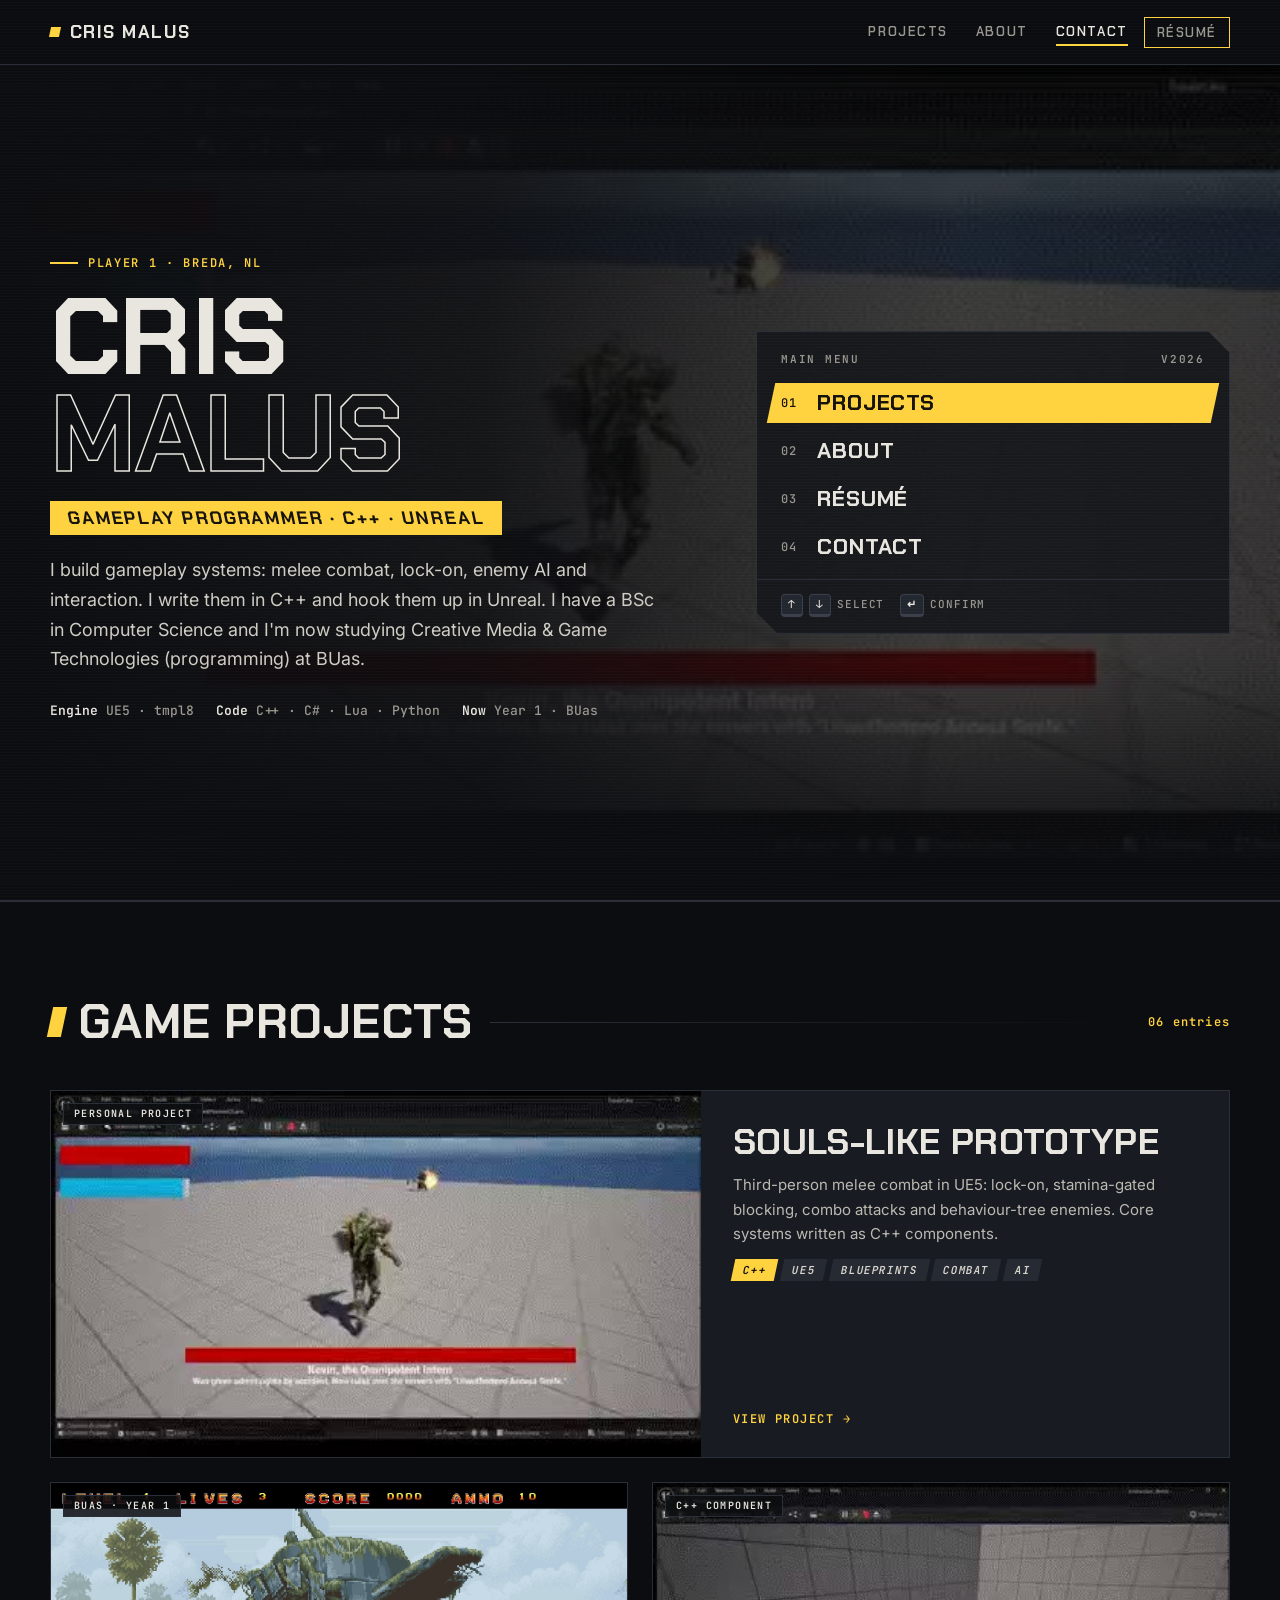
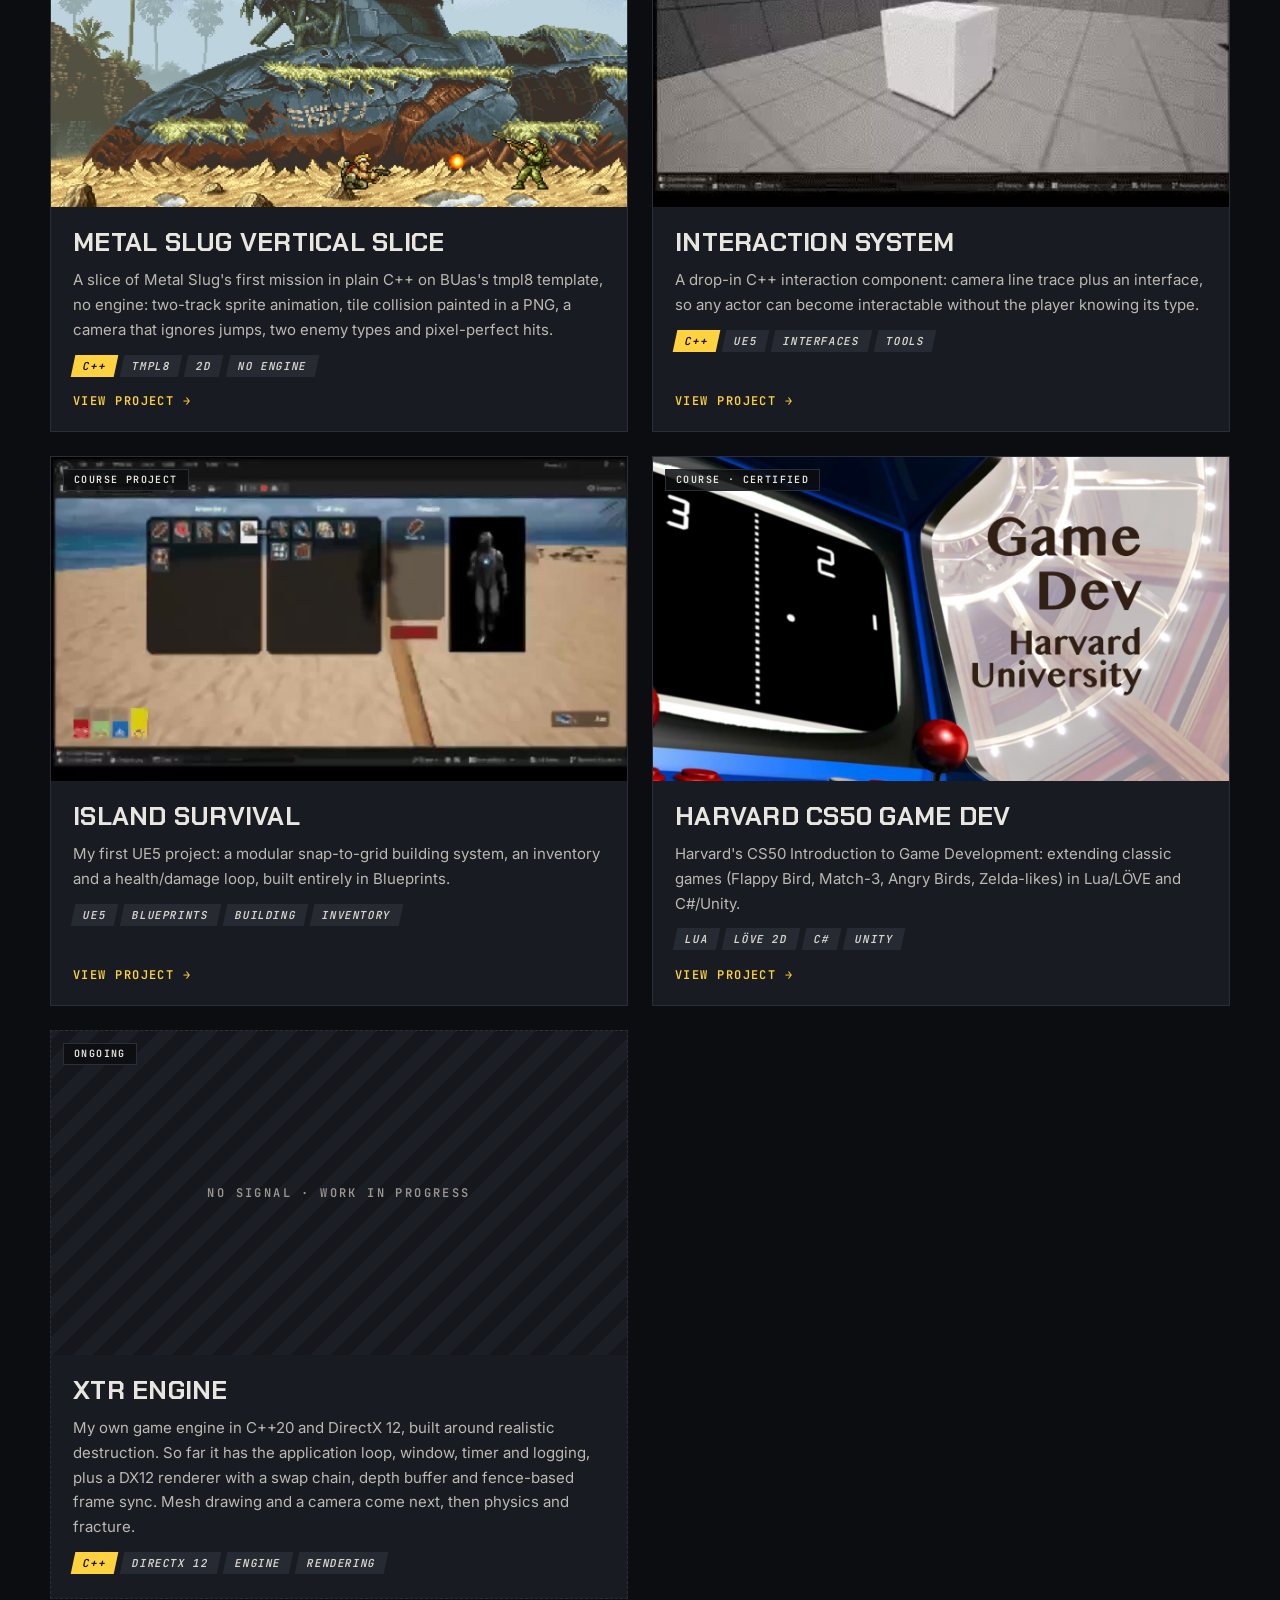
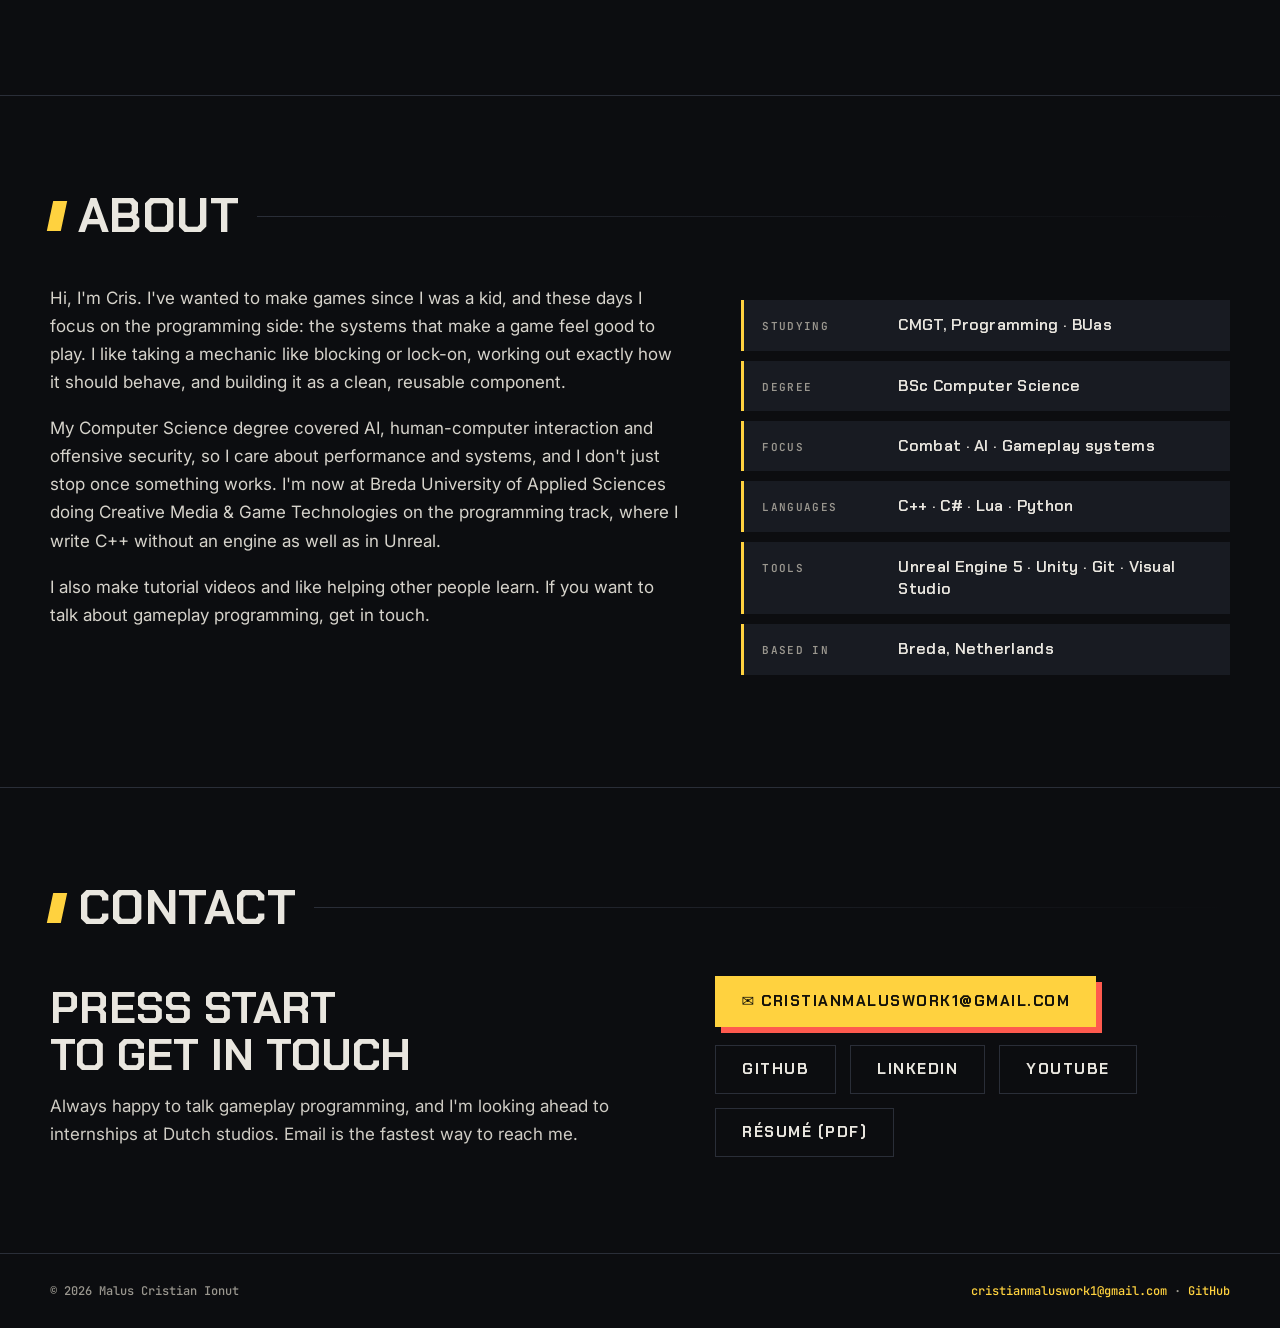
<file: index.html>
<!doctype html>
<html lang="en">
<head>
<meta charset="utf-8">
<meta name="viewport" content="width=device-width, initial-scale=1">
<title>Cris Malus | Gameplay Programmer</title>
<meta name="description" content="Cris Malus: gameplay programmer working in C++ and Unreal Engine. Combat, AI and gameplay systems. Studying Creative Media & Game Technologies at BUas, Breda.">
<meta property="og:title" content="Cris Malus | Gameplay Programmer">
<meta property="og:description" content="Cris Malus: gameplay programmer working in C++ and Unreal Engine. Combat, AI and gameplay systems. Studying Creative Media & Game Technologies at BUas, Breda.">
<meta name="theme-color" content="#0c0d10">
<link rel="preconnect" href="https://fonts.googleapis.com"><link rel="preconnect" href="https://fonts.gstatic.com" crossorigin><link href="https://fonts.googleapis.com/css2?family=Chakra+Petch:wght@500;600;700&family=Inter:wght@400;500;600&family=JetBrains+Mono:wght@400;500;600&display=swap" rel="stylesheet">
<link rel="stylesheet" href="style.css">
</head>
<body class="home">

<header class="nav">
  <div class="wrap">
    <a class="brand" href="index.html"><span class="pip"></span>Cris Malus</a>
    <button class="menu-btn" aria-expanded="false" aria-controls="navlist">Menu</button>
    <ul id="navlist">
      <li><a class="link" href="#projects">Projects</a></li>
      <li><a class="link" href="#about">About</a></li>
      <li><a class="link" href="#contact">Contact</a></li>
      <li><a class="link cv" href="files/Cristian-Malus-CV.pdf" target="_blank" rel="noopener">Résumé</a></li>
    </ul>
  </div>
</header>
<main>
<section class="hero" aria-label="Intro">
  <div class="hero-bg"><video autoplay muted loop playsinline poster="media/souls-combat.jpg"><source src="media/souls-combat.mp4" type="video/mp4"></video></div>
  <div class="wrap">
    <div>
      <span class="eyebrow">Player 1 · Breda, NL</span>
      <h1>Cris<br><span class="out">Malus</span></h1>
      <div class="role"><span>Gameplay Programmer · C++ · Unreal</span></div>
      <p class="lead">I build gameplay systems: melee combat, lock-on, enemy AI and interaction. I write them in C++ and hook them up in Unreal. I have a BSc in Computer Science and I'm now studying Creative Media &amp; Game Technologies (programming) at BUas.</p>
      <div class="meta"><span><b>Engine</b> UE5 · tmpl8</span><span><b>Code</b> C++ · C# · Lua · Python</span><span><b>Now</b> Year 1 · BUas</span></div>
    </div>
    <nav class="menu-panel" aria-label="Main menu">
      <div class="head"><span>Main menu</span><span>v2026</span></div>
      <ol>
        <li><a href="#projects">Projects</a></li>
        <li><a href="#about">About</a></li>
        <li><a href="files/Cristian-Malus-CV.pdf" target="_blank" rel="noopener">Résumé</a></li>
        <li><a href="#contact">Contact</a></li>
      </ol>
      <div class="keys"><span><kbd>↑</kbd><kbd>↓</kbd>Select</span><span><kbd>↵</kbd>Confirm</span></div>
    </nav>
  </div>
</section>

<section id="projects">
  <div class="wrap">
    <div class="sec-head"><h2>Game Projects</h2><span class="rule"></span><span class="tag">06 entries</span></div>
    <div class="grid">
<a class="card feature reveal" href="projects/souls-like.html">
  <div class="media"><span class="badge">Personal project</span><video data-auto muted loop playsinline preload="none" poster="media/souls-combat.jpg" aria-label="Souls-like Prototype gameplay"><source src="media/souls-combat.mp4" type="video/mp4"></video></div>
  <div class="body"><h3>Souls-like Prototype</h3><p>Third-person melee combat in UE5: lock-on, stamina-gated blocking, combo attacks and behaviour-tree enemies. Core systems written as C++ components.</p><ul class="tags"><li class="cpp">C++</li><li class="">UE5</li><li class="">Blueprints</li><li class="">Combat</li><li class="">AI</li></ul><span class="go">View project →</span></div>
</a><a class="card reveal" href="projects/metal-slug.html">
  <div class="media"><span class="badge">BUas · Year 1</span><video data-auto muted loop playsinline preload="none" poster="media/ms-cover.jpg" aria-label="Metal Slug Vertical Slice gameplay"><source src="media/ms-loop.mp4" type="video/mp4"></video></div>
  <div class="body"><h3>Metal Slug Vertical Slice</h3><p>A slice of Metal Slug's first mission in plain C++ on BUas's tmpl8 template, no engine: two-track sprite animation, tile collision painted in a PNG, a camera that ignores jumps, two enemy types and pixel-perfect hits.</p><ul class="tags"><li class="cpp">C++</li><li class="">tmpl8</li><li class="">2D</li><li class="">No engine</li></ul><span class="go">View project →</span></div>
</a><a class="card reveal" href="projects/interaction-system.html">
  <div class="media"><span class="badge">C++ component</span><video data-auto muted loop playsinline preload="none" poster="media/interact.jpg" aria-label="Interaction System gameplay"><source src="media/interact.mp4" type="video/mp4"></video></div>
  <div class="body"><h3>Interaction System</h3><p>A drop-in C++ interaction component: camera line trace plus an interface, so any actor can become interactable without the player knowing its type.</p><ul class="tags"><li class="cpp">C++</li><li class="">UE5</li><li class="">Interfaces</li><li class="">Tools</li></ul><span class="go">View project →</span></div>
</a><a class="card reveal" href="projects/island-survival.html">
  <div class="media"><span class="badge">Course project</span><video data-auto muted loop playsinline preload="none" poster="media/island-building.jpg" aria-label="Island Survival gameplay"><source src="media/island-building.mp4" type="video/mp4"></video></div>
  <div class="body"><h3>Island Survival</h3><p>My first UE5 project: a modular snap-to-grid building system, an inventory and a health/damage loop, built entirely in Blueprints.</p><ul class="tags"><li class="">UE5</li><li class="">Blueprints</li><li class="">Building</li><li class="">Inventory</li></ul><span class="go">View project →</span></div>
</a><a class="card reveal" href="projects/cs50g.html">
  <div class="media"><span class="badge">Course · certified</span><img src="media/cs50game.jpg" alt="Harvard CS50 Game Dev" loading="lazy"></div>
  <div class="body"><h3>Harvard CS50 Game Dev</h3><p>Harvard's CS50 Introduction to Game Development: extending classic games (Flappy Bird, Match-3, Angry Birds, Zelda-likes) in Lua/LÖVE and C#/Unity.</p><ul class="tags"><li class="">Lua</li><li class="">LÖVE 2D</li><li class="">C#</li><li class="">Unity</li></ul><span class="go">View project →</span></div>
</a><div class="card wip reveal">
  <div class="media"><span class="badge">Ongoing</span><div class="nosignal">No signal · work in progress</div></div>
  <div class="body"><h3>XTR Engine</h3><p>My own game engine in C++20 and DirectX 12, built around realistic destruction. So far it has the application loop, window, timer and logging, plus a DX12 renderer with a swap chain, depth buffer and fence-based frame sync. Mesh drawing and a camera come next, then physics and fracture.</p><ul class="tags"><li class="cpp">C++</li><li>DirectX 12</li><li>Engine</li><li>Rendering</li></ul></div>
</div>
    </div>
  </div>
</section>

<section id="about">
  <div class="wrap">
    <div class="sec-head"><h2>About</h2><span class="rule"></span></div>
    <div class="about">
      <div class="reveal">
        <p>Hi, I'm Cris. I've wanted to make games since I was a kid, and these days I focus on the programming side: the systems that make a game feel good to play. I like taking a mechanic like blocking or lock-on, working out exactly how it should behave, and building it as a clean, reusable component.</p>
        <p>My Computer Science degree covered AI, human-computer interaction and offensive security, so I care about performance and systems, and I don't just stop once something works. I'm now at Breda University of Applied Sciences doing Creative Media &amp; Game Technologies on the programming track, where I write C++ without an engine as well as in Unreal.</p>
        <p>I also make tutorial videos and like helping other people learn. If you want to talk about gameplay programming, get in touch.</p>
      </div>
      <dl class="stats reveal">
        <div class="stat"><dt>Studying</dt><dd>CMGT, Programming · BUas</dd></div>
        <div class="stat"><dt>Degree</dt><dd>BSc Computer Science</dd></div>
        <div class="stat"><dt>Focus</dt><dd>Combat · AI · Gameplay systems</dd></div>
        <div class="stat"><dt>Languages</dt><dd>C++ · C# · Lua · Python</dd></div>
        <div class="stat"><dt>Tools</dt><dd>Unreal Engine 5 · Unity · Git · Visual Studio</dd></div>
        <div class="stat"><dt>Based in</dt><dd>Breda, Netherlands</dd></div>
      </dl>
    </div>
  </div>
</section>

<section id="contact">
  <div class="wrap">
    <div class="sec-head"><h2>Contact</h2><span class="rule"></span></div>
    <div class="contact reveal">
      <div>
        <h3>Press start<br>to get in touch</h3>
        <p>Always happy to talk gameplay programming, and I'm looking ahead to internships at Dutch studios. Email is the fastest way to reach me.</p>
      </div>
      <div>
        <a class="btn mail" href="mailto:cristianmaluswork1@gmail.com">✉ cristianmaluswork1@gmail.com</a>
        <div class="links">
          <a class="btn ghost" href="https://github.com/xtr3mem8" target="_blank" rel="noopener">GitHub</a>
          <a class="btn ghost" href="https://www.linkedin.com/in/malus-cristian" target="_blank" rel="noopener">LinkedIn</a>
          <a class="btn ghost" href="https://www.youtube.com/watch?v=rbKVEbena0s&list=PLCuQlNwaqH6VEkjm8QHpthL2kWzacf-Vn" target="_blank" rel="noopener">YouTube</a>
          <a class="btn ghost" href="files/Cristian-Malus-CV.pdf" target="_blank" rel="noopener">Résumé (PDF)</a>
        </div>
      </div>
    </div>
  </div>
</section>
</main>

<footer>
  <div class="wrap">
    <span>© 2026 Malus Cristian Ionut</span>
    <span><a href="mailto:cristianmaluswork1@gmail.com">cristianmaluswork1@gmail.com</a> · <a href="https://github.com/xtr3mem8" target="_blank" rel="noopener">GitHub</a></span>
  </div>
</footer>
<script src="main.js"></script>
</body>
</html>
</file>
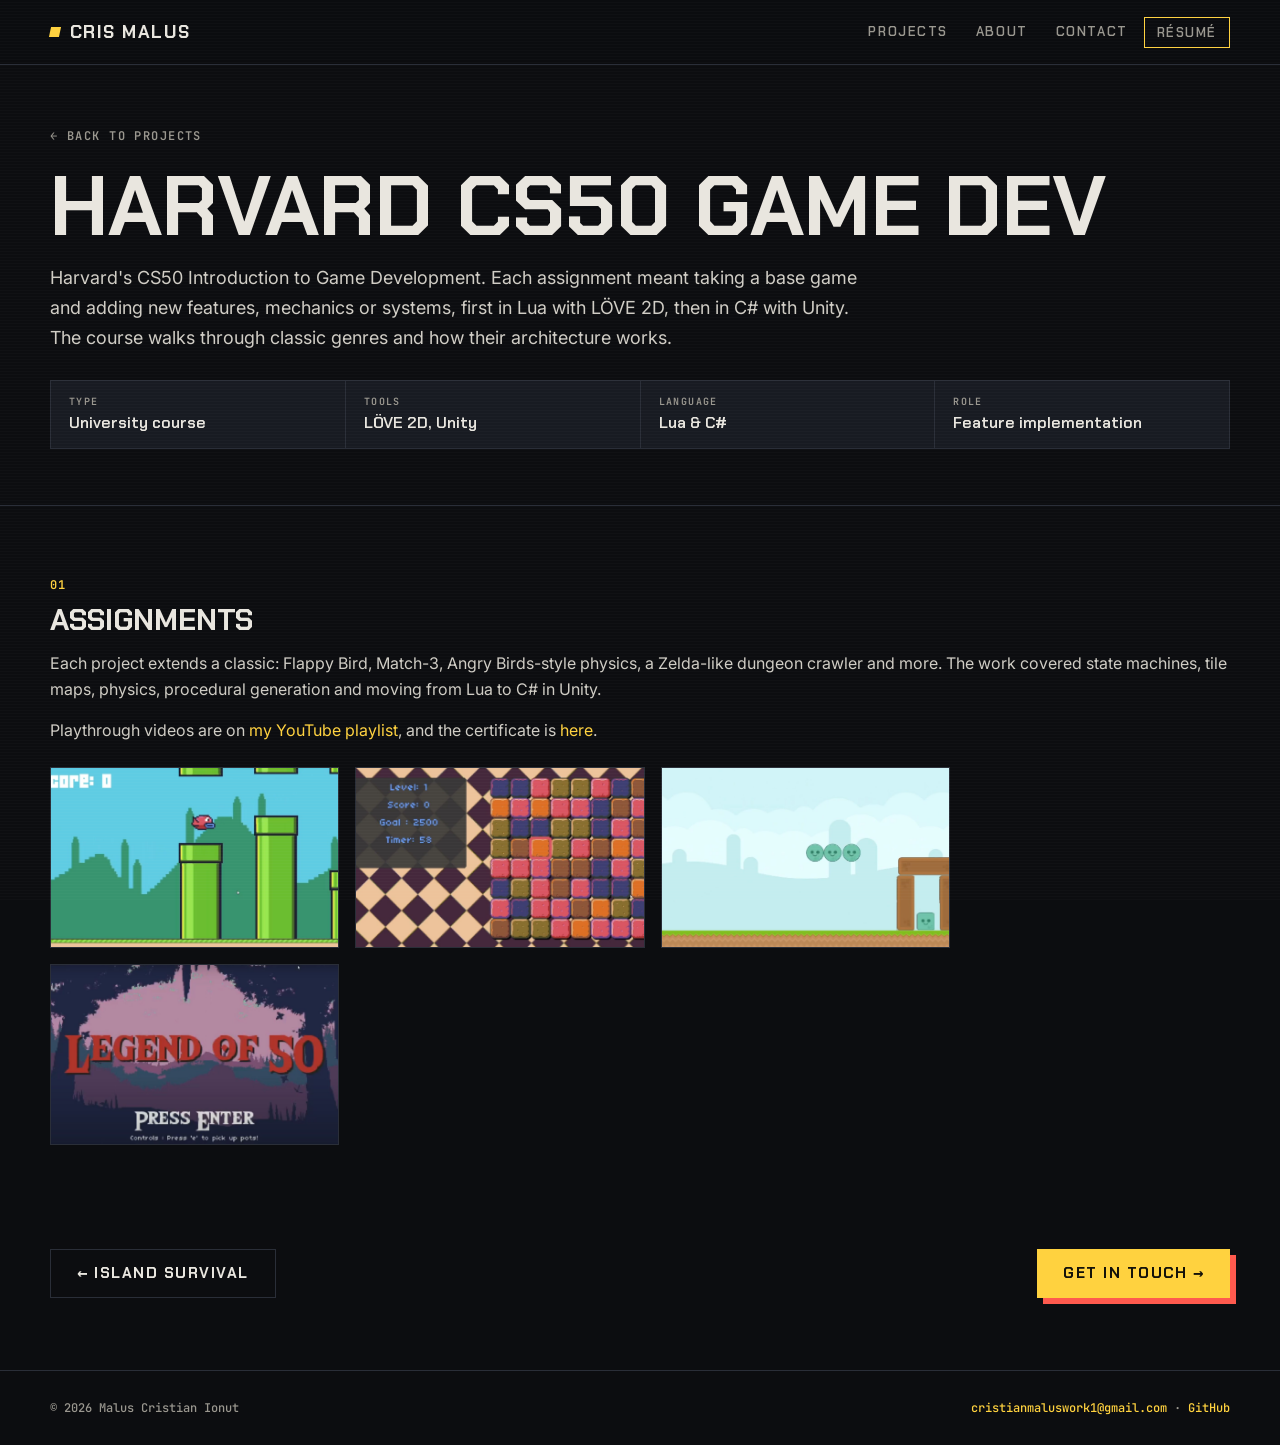
<file: projects/cs50g.html>
<!doctype html>
<html lang="en">
<head>
<meta charset="utf-8">
<meta name="viewport" content="width=device-width, initial-scale=1">
<title>Harvard CS50 Game Dev | Cris Malus</title>
<meta name="description" content="Harvard's CS50 Introduction to Game Development: extending classic games (Flappy Bird, Match-3, Angry Birds, Zelda-likes) in Lua/LÖVE and C#/Unity.">
<meta property="og:title" content="Harvard CS50 Game Dev | Cris Malus">
<meta property="og:description" content="Harvard's CS50 Introduction to Game Development: extending classic games (Flappy Bird, Match-3, Angry Birds, Zelda-likes) in Lua/LÖVE and C#/Unity.">
<meta name="theme-color" content="#0c0d10">
<link rel="preconnect" href="https://fonts.googleapis.com"><link rel="preconnect" href="https://fonts.gstatic.com" crossorigin><link href="https://fonts.googleapis.com/css2?family=Chakra+Petch:wght@500;600;700&family=Inter:wght@400;500;600&family=JetBrains+Mono:wght@400;500;600&display=swap" rel="stylesheet">
<link rel="stylesheet" href="../style.css">
</head>
<body>

<header class="nav">
  <div class="wrap">
    <a class="brand" href="../index.html"><span class="pip"></span>Cris Malus</a>
    <button class="menu-btn" aria-expanded="false" aria-controls="navlist">Menu</button>
    <ul id="navlist">
      <li><a class="link" href="../index.html#projects">Projects</a></li>
      <li><a class="link" href="../index.html#about">About</a></li>
      <li><a class="link" href="../index.html#contact">Contact</a></li>
      <li><a class="link cv" href="../files/Cristian-Malus-CV.pdf" target="_blank" rel="noopener">Résumé</a></li>
    </ul>
  </div>
</header>
<main>

<div class="p-hero">
  <div class="wrap">
    <a class="back" href="../index.html#projects">← Back to projects</a>
    <h1>Harvard CS50 Game Dev</h1>
    <p class="lead">Harvard's CS50 Introduction to Game Development. Each assignment meant taking a base game and adding new features, mechanics or systems, first in Lua with LÖVE 2D, then in C# with Unity. The course walks through classic genres and how their architecture works.</p>
    <dl class="specs"><div><dt>Type</dt><dd>University course</dd></div><div><dt>Tools</dt><dd>LÖVE 2D, Unity</dd></div><div><dt>Language</dt><dd>Lua & C#</dd></div><div><dt>Role</dt><dd>Feature implementation</dd></div></dl>
    
  </div>
</div>
<div class="wrap">
<section class="feature-block reveal"><div><span class="idx">01</span><h2>Assignments</h2><p>Each project extends a classic: Flappy Bird, Match-3, Angry Birds-style physics, a Zelda-like dungeon crawler and more. The work covered state machines, tile maps, physics, procedural generation and moving from Lua to C# in Unity.</p><p>Playthrough videos are on <a href="https://www.youtube.com/watch?v=rbKVEbena0s&list=PLCuQlNwaqH6VEkjm8QHpthL2kWzacf-Vn" target="_blank" rel="noopener">my YouTube playlist</a>, and the certificate is <a href="../files/CS50G.pdf" target="_blank" rel="noopener">here</a>.</p></div><div class="shots"><a href="../media/flappybirds.jpg"><img src="../media/flappybirds.jpg" alt="Flappy Bird" loading="lazy"></a><a href="../media/match3.jpg"><img src="../media/match3.jpg" alt="Match-3" loading="lazy"></a><a href="../media/angrybirds.jpg"><img src="../media/angrybirds.jpg" alt="Angry Birds" loading="lazy"></a><a href="../media/legends50.jpg"><img src="../media/legends50.jpg" alt="Legend of Zelda-style" loading="lazy"></a></div></section>
<div class="next"><a class="btn ghost" href="island-survival.html">← Island Survival</a><a class="btn" href="../index.html#contact">Get in touch →</a></div></div></main>

<footer>
  <div class="wrap">
    <span>© 2026 Malus Cristian Ionut</span>
    <span><a href="mailto:cristianmaluswork1@gmail.com">cristianmaluswork1@gmail.com</a> · <a href="https://github.com/xtr3mem8" target="_blank" rel="noopener">GitHub</a></span>
  </div>
</footer>
<script src="../main.js"></script>
</body>
</html>
</file>
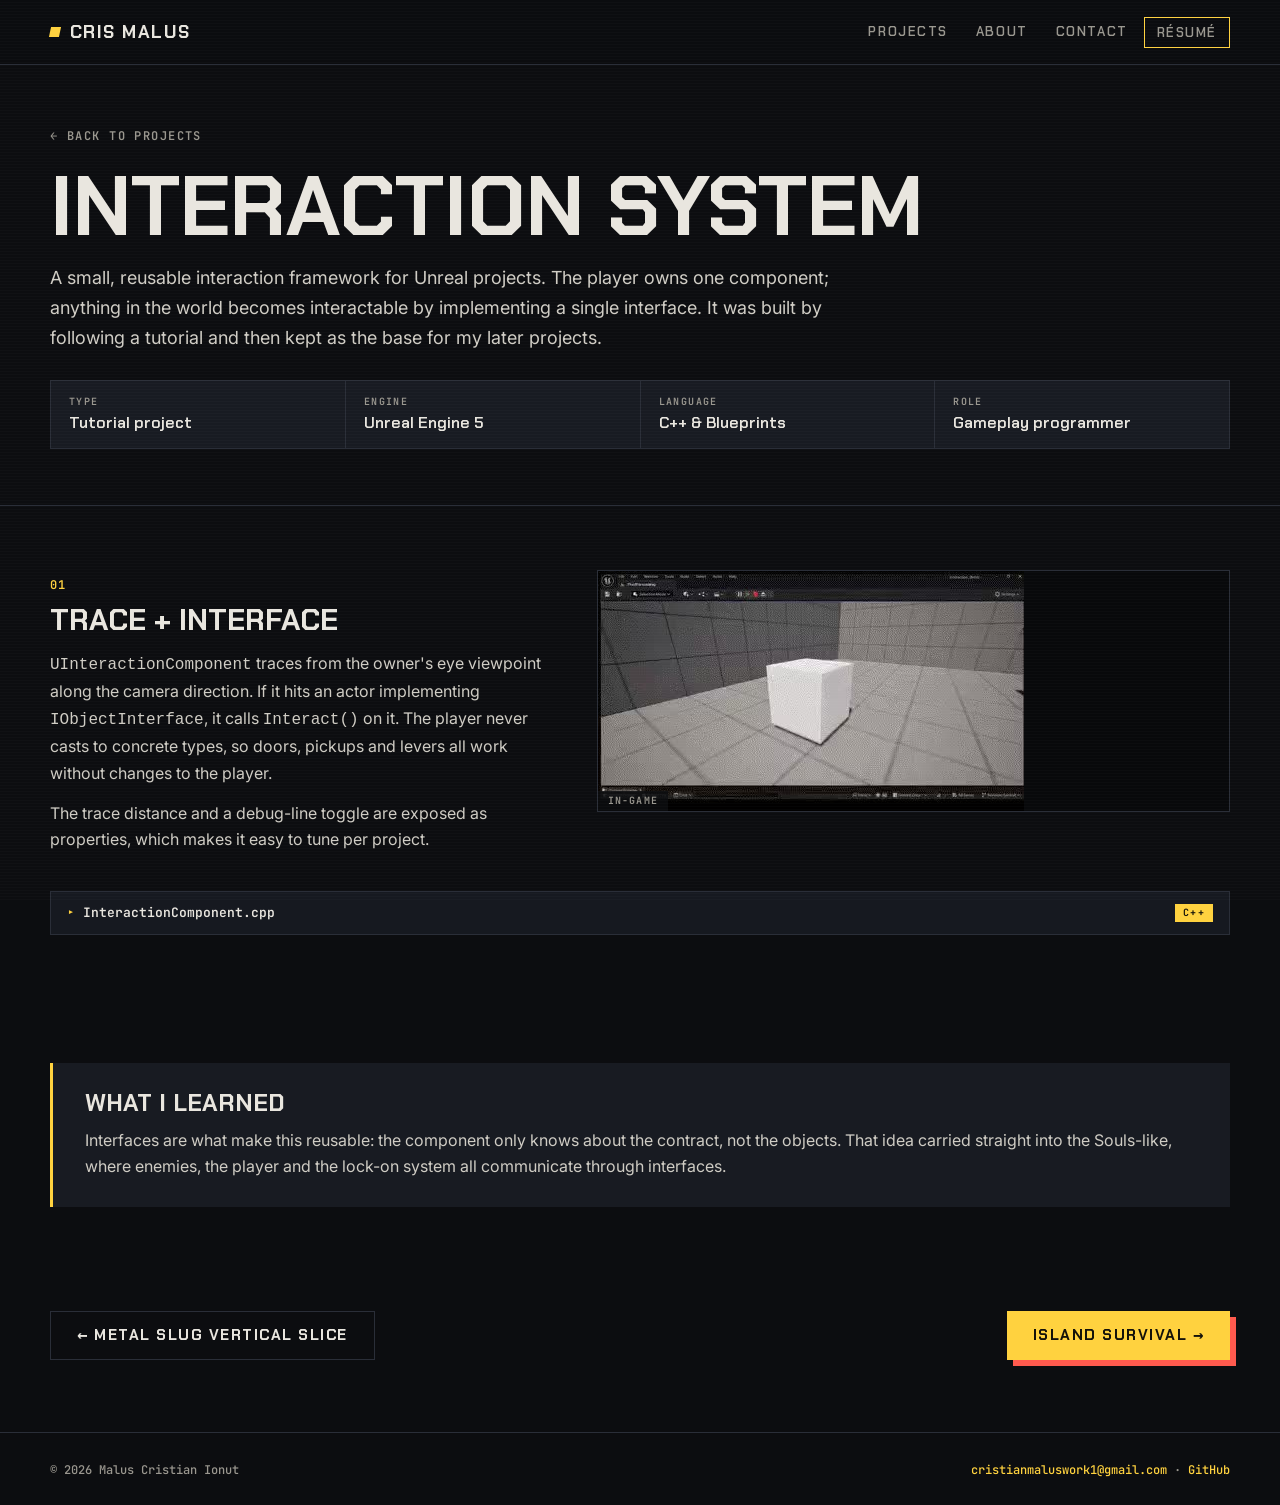
<file: projects/interaction-system.html>
<!doctype html>
<html lang="en">
<head>
<meta charset="utf-8">
<meta name="viewport" content="width=device-width, initial-scale=1">
<title>Interaction System | Cris Malus</title>
<meta name="description" content="A drop-in C++ interaction component: camera line trace plus an interface, so any actor can become interactable without the player knowing its type.">
<meta property="og:title" content="Interaction System | Cris Malus">
<meta property="og:description" content="A drop-in C++ interaction component: camera line trace plus an interface, so any actor can become interactable without the player knowing its type.">
<meta name="theme-color" content="#0c0d10">
<link rel="preconnect" href="https://fonts.googleapis.com"><link rel="preconnect" href="https://fonts.gstatic.com" crossorigin><link href="https://fonts.googleapis.com/css2?family=Chakra+Petch:wght@500;600;700&family=Inter:wght@400;500;600&family=JetBrains+Mono:wght@400;500;600&display=swap" rel="stylesheet">
<link rel="stylesheet" href="../style.css">
</head>
<body>

<header class="nav">
  <div class="wrap">
    <a class="brand" href="../index.html"><span class="pip"></span>Cris Malus</a>
    <button class="menu-btn" aria-expanded="false" aria-controls="navlist">Menu</button>
    <ul id="navlist">
      <li><a class="link" href="../index.html#projects">Projects</a></li>
      <li><a class="link" href="../index.html#about">About</a></li>
      <li><a class="link" href="../index.html#contact">Contact</a></li>
      <li><a class="link cv" href="../files/Cristian-Malus-CV.pdf" target="_blank" rel="noopener">Résumé</a></li>
    </ul>
  </div>
</header>
<main>

<div class="p-hero">
  <div class="wrap">
    <a class="back" href="../index.html#projects">← Back to projects</a>
    <h1>Interaction System</h1>
    <p class="lead">A small, reusable interaction framework for Unreal projects. The player owns one component; anything in the world becomes interactable by implementing a single interface. It was built by following a tutorial and then kept as the base for my later projects.</p>
    <dl class="specs"><div><dt>Type</dt><dd>Tutorial project</dd></div><div><dt>Engine</dt><dd>Unreal Engine 5</dd></div><div><dt>Language</dt><dd>C++ & Blueprints</dd></div><div><dt>Role</dt><dd>Gameplay programmer</dd></div></dl>
    
  </div>
</div>
<div class="wrap">
<section class="feature-block reveal"><div class="top"><div><span class="idx">01</span><h2>Trace + interface</h2><p><code>UInteractionComponent</code> traces from the owner's eye viewpoint along the camera direction. If it hits an actor implementing <code>IObjectInterface</code>, it calls <code>Interact()</code> on it. The player never casts to concrete types, so doors, pickups and levers all work without changes to the player.</p><p>The trace distance and a debug-line toggle are exposed as properties, which makes it easy to tune per project.</p></div><div class="frame"><video data-auto muted loop playsinline preload="none" poster="../media/interact.jpg" aria-label="Trace + interface in action"><source src="../media/interact.mp4" type="video/mp4"></video><span class="cap">In-game</span></div></div><details class="code"><summary><span class="file">InteractionComponent.cpp</span><span class="lang">C++</span></summary><pre><code class="cpp">#include &quot;Components/InteractionComponent.h&quot;
#include &quot;Interfaces/ObjectInterface.h&quot;
#include &quot;GameFramework/Actor.h&quot;
#include &quot;Engine/World.h&quot;
#include &quot;DrawDebugHelpers.h&quot;

UInteractionComponent::UInteractionComponent()
{
    PrimaryComponentTick.bCanEverTick = true;
}

void UInteractionComponent::BeginPlay()
{
    Super::BeginPlay();
}

void UInteractionComponent::TickComponent(float DeltaTime, ELevelTick TickType, FActorComponentTickFunction* ThisTickFunction)
{
    Super::TickComponent(DeltaTime, TickType, ThisTickFunction);
}

void UInteractionComponent::Interact()
{
    AActor* InteractableActor = GetInteractableActor();
    if (InteractableActor &amp;&amp; InteractableActor-&gt;Implements&lt;UObjectInterface&gt;())
    {
        IObjectInterface* Interface = Cast&lt;IObjectInterface&gt;(InteractableActor);
        if (Interface)
        {
            Interface-&gt;Interact();
        }
    }
}

AActor* UInteractionComponent::GetInteractableActor() const
{
    AActor* Owner = GetOwner();
    if (!Owner) return nullptr;

    FVector Start;
    FRotator CameraRotation;
    GetOwner()-&gt;GetActorEyesViewPoint(Start, CameraRotation);
    FVector End = Start + (CameraRotation.Vector() * InteractionDistance);

    FHitResult HitResult;
    FCollisionQueryParams Params;
    Params.AddIgnoredActor(GetOwner());

    if (DrawLine)
    {
        DrawDebugLine(GetWorld(), Start, End, FColor::Red, false, 2000.0f);
    }

    if (GetWorld()-&gt;LineTraceSingleByChannel(HitResult, Start, End, ECC_Visibility, Params))
    {
        if (HitResult.GetActor() &amp;&amp; HitResult.GetActor()-&gt;Implements&lt;UObjectInterface&gt;())
        {
            return HitResult.GetActor();
        }
    }

    return nullptr;
}</code></pre></details></section>
<div class="lessons reveal"><h2>What I learned</h2><p>Interfaces are what make this reusable: the component only knows about the contract, not the objects. That idea carried straight into the Souls-like, where enemies, the player and the lock-on system all communicate through interfaces.</p></div>
<div class="next"><a class="btn ghost" href="metal-slug.html">← Metal Slug Vertical Slice</a><a class="btn" href="island-survival.html">Island Survival →</a></div></div></main>

<footer>
  <div class="wrap">
    <span>© 2026 Malus Cristian Ionut</span>
    <span><a href="mailto:cristianmaluswork1@gmail.com">cristianmaluswork1@gmail.com</a> · <a href="https://github.com/xtr3mem8" target="_blank" rel="noopener">GitHub</a></span>
  </div>
</footer>
<script src="../main.js"></script>
</body>
</html>
</file>
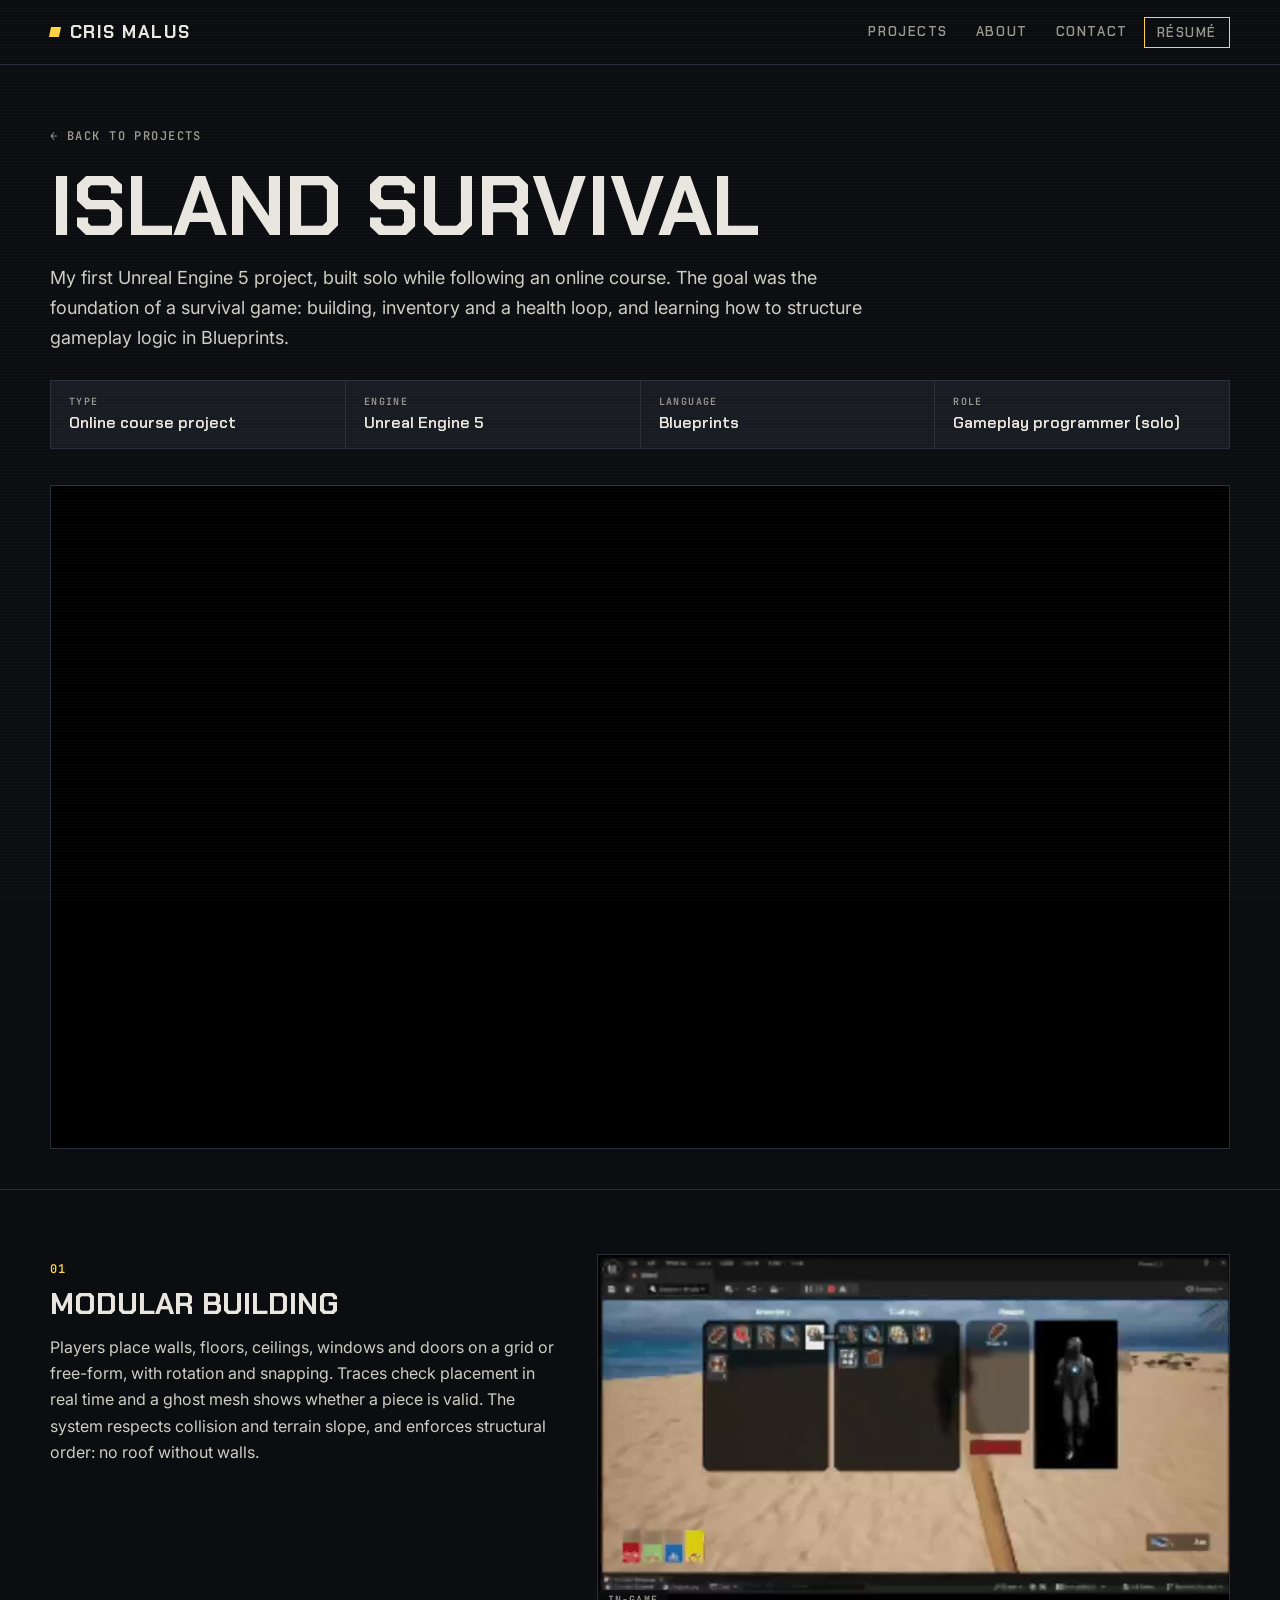
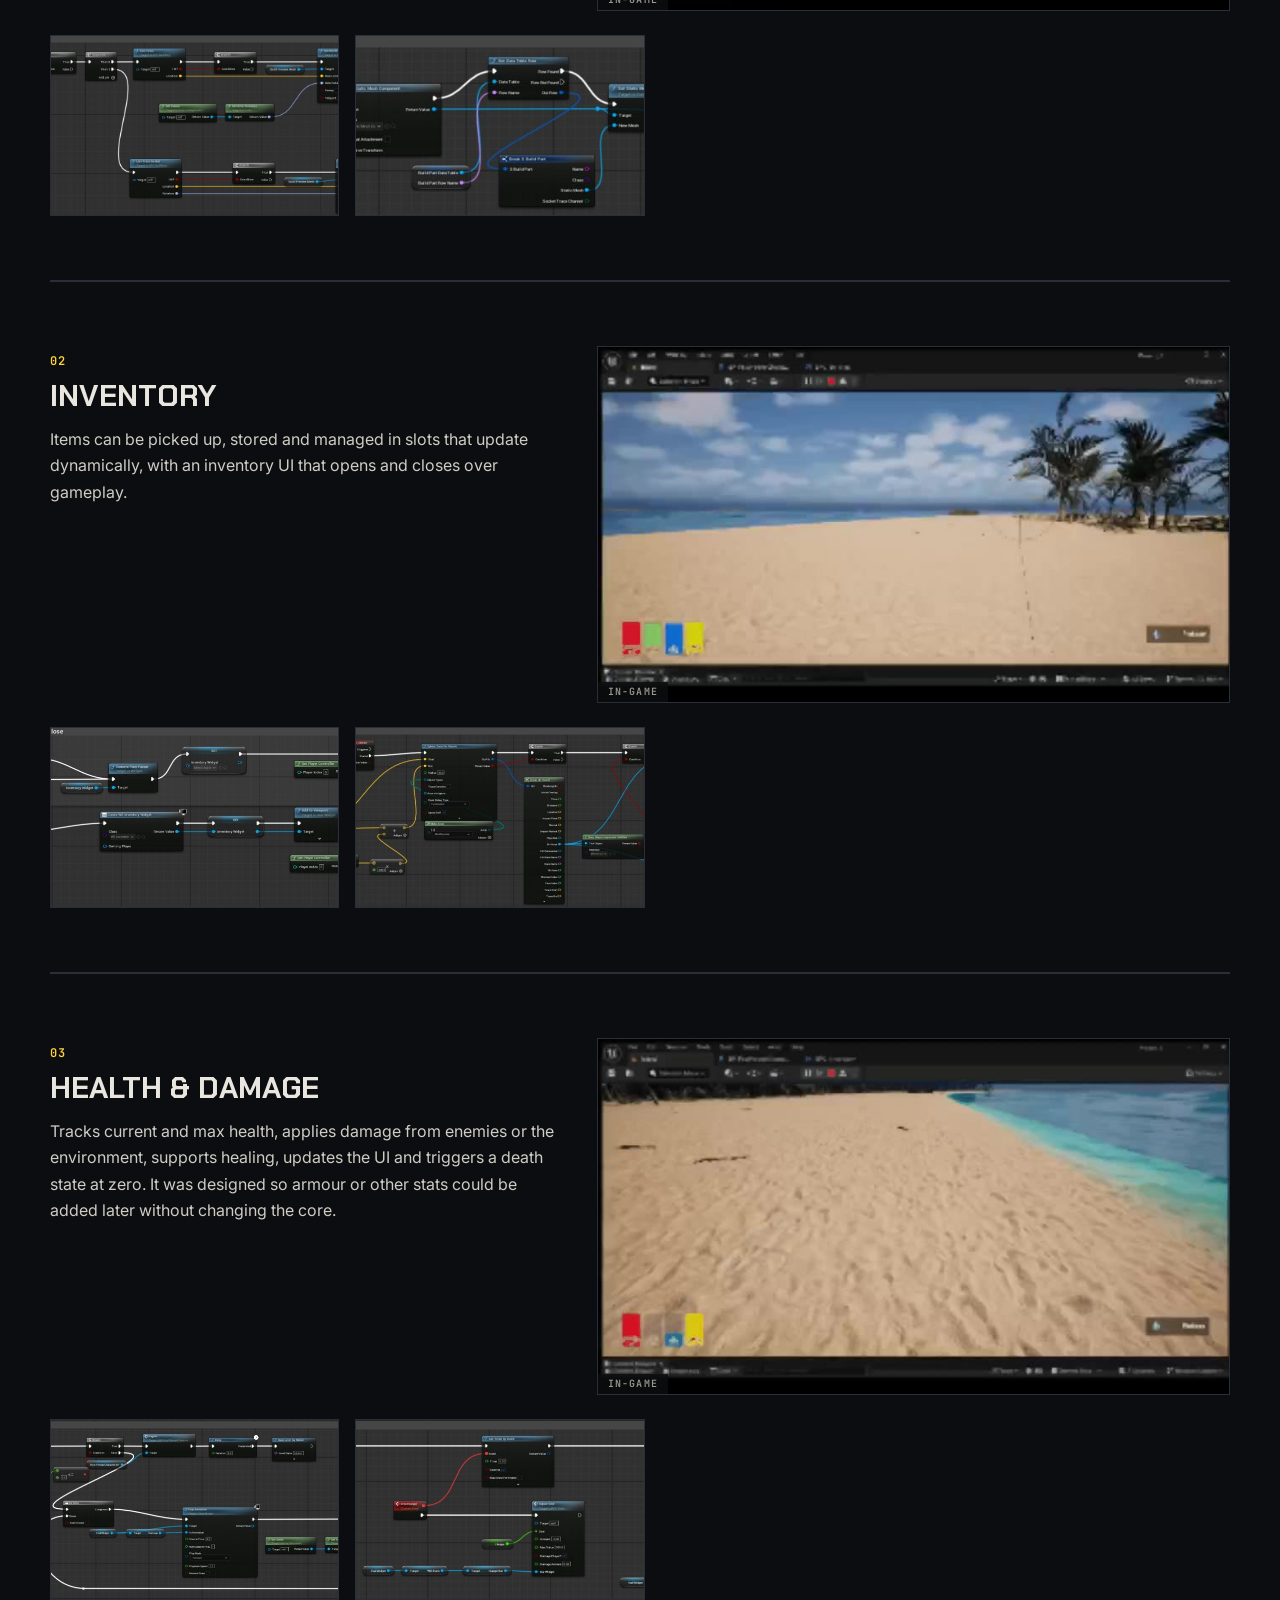
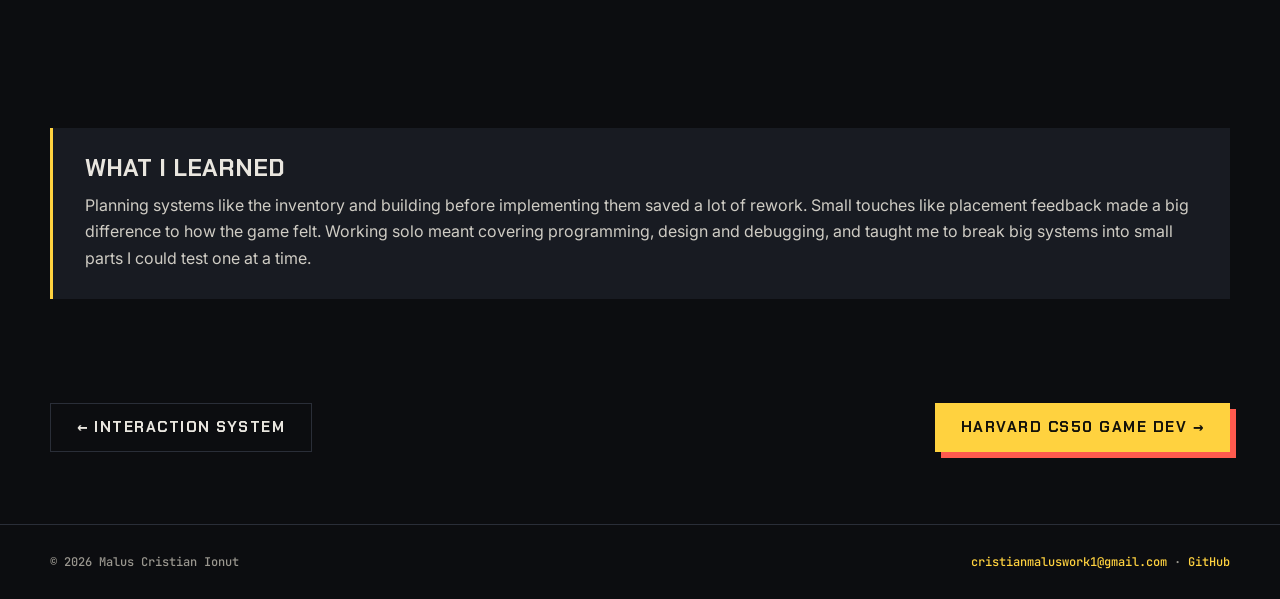
<file: projects/island-survival.html>
<!doctype html>
<html lang="en">
<head>
<meta charset="utf-8">
<meta name="viewport" content="width=device-width, initial-scale=1">
<title>Island Survival | Cris Malus</title>
<meta name="description" content="My first UE5 project: a modular snap-to-grid building system, an inventory and a health/damage loop, built entirely in Blueprints.">
<meta property="og:title" content="Island Survival | Cris Malus">
<meta property="og:description" content="My first UE5 project: a modular snap-to-grid building system, an inventory and a health/damage loop, built entirely in Blueprints.">
<meta name="theme-color" content="#0c0d10">
<link rel="preconnect" href="https://fonts.googleapis.com"><link rel="preconnect" href="https://fonts.gstatic.com" crossorigin><link href="https://fonts.googleapis.com/css2?family=Chakra+Petch:wght@500;600;700&family=Inter:wght@400;500;600&family=JetBrains+Mono:wght@400;500;600&display=swap" rel="stylesheet">
<link rel="stylesheet" href="../style.css">
</head>
<body>

<header class="nav">
  <div class="wrap">
    <a class="brand" href="../index.html"><span class="pip"></span>Cris Malus</a>
    <button class="menu-btn" aria-expanded="false" aria-controls="navlist">Menu</button>
    <ul id="navlist">
      <li><a class="link" href="../index.html#projects">Projects</a></li>
      <li><a class="link" href="../index.html#about">About</a></li>
      <li><a class="link" href="../index.html#contact">Contact</a></li>
      <li><a class="link cv" href="../files/Cristian-Malus-CV.pdf" target="_blank" rel="noopener">Résumé</a></li>
    </ul>
  </div>
</header>
<main>

<div class="p-hero">
  <div class="wrap">
    <a class="back" href="../index.html#projects">← Back to projects</a>
    <h1>Island Survival</h1>
    <p class="lead">My first Unreal Engine 5 project, built solo while following an online course. The goal was the foundation of a survival game: building, inventory and a health loop, and learning how to structure gameplay logic in Blueprints.</p>
    <dl class="specs"><div><dt>Type</dt><dd>Online course project</dd></div><div><dt>Engine</dt><dd>Unreal Engine 5</dd></div><div><dt>Language</dt><dd>Blueprints</dd></div><div><dt>Role</dt><dd>Gameplay programmer (solo)</dd></div></dl>
    <div class="trailer"><iframe src="https://www.youtube-nocookie.com/embed/Y7aMY96TTPQ" title="Island Survival gameplay video" loading="lazy" allow="accelerometer; encrypted-media; gyroscope; picture-in-picture; fullscreen" allowfullscreen></iframe></div>
  </div>
</div>
<div class="wrap">
<section class="feature-block reveal"><div class="top"><div><span class="idx">01</span><h2>Modular building</h2><p>Players place walls, floors, ceilings, windows and doors on a grid or free-form, with rotation and snapping. Traces check placement in real time and a ghost mesh shows whether a piece is valid. The system respects collision and terrain slope, and enforces structural order: no roof without walls.</p></div><div class="frame"><video data-auto muted loop playsinline preload="none" poster="../media/island-building.jpg" aria-label="Modular building in action"><source src="../media/island-building.mp4" type="video/mp4"></video><span class="cap">In-game</span></div></div><div class="shots"><a href="../media/buildingpreview.jpg"><img src="../media/buildingpreview.jpg" alt="Building preview Blueprint" loading="lazy"></a><a href="../media/buildmode.jpg"><img src="../media/buildmode.jpg" alt="Build mode Blueprint" loading="lazy"></a></div></section>
<section class="feature-block reveal"><div class="top"><div><span class="idx">02</span><h2>Inventory</h2><p>Items can be picked up, stored and managed in slots that update dynamically, with an inventory UI that opens and closes over gameplay.</p></div><div class="frame"><video data-auto muted loop playsinline preload="none" poster="../media/island-inventory.jpg" aria-label="Inventory in action"><source src="../media/island-inventory.mp4" type="video/mp4"></video><span class="cap">In-game</span></div></div><div class="shots"><a href="../media/opencloseinventory.jpg"><img src="../media/opencloseinventory.jpg" alt="Open/close inventory" loading="lazy"></a><a href="../media/pickup-items.jpg"><img src="../media/pickup-items.jpg" alt="Picking up items" loading="lazy"></a></div></section>
<section class="feature-block reveal"><div class="top"><div><span class="idx">03</span><h2>Health & damage</h2><p>Tracks current and max health, applies damage from enemies or the environment, supports healing, updates the UI and triggers a death state at zero. It was designed so armour or other stats could be added later without changing the core.</p></div><div class="frame"><video data-auto muted loop playsinline preload="none" poster="../media/island-health.jpg" aria-label="Health & damage in action"><source src="../media/island-health.mp4" type="video/mp4"></video><span class="cap">In-game</span></div></div><div class="shots"><a href="../media/damage-player.jpg"><img src="../media/damage-player.jpg" alt="Damage Blueprint" loading="lazy"></a><a href="../media/stats-system.jpg"><img src="../media/stats-system.jpg" alt="Stats system" loading="lazy"></a></div></section>
<div class="lessons reveal"><h2>What I learned</h2><p>Planning systems like the inventory and building before implementing them saved a lot of rework. Small touches like placement feedback made a big difference to how the game felt. Working solo meant covering programming, design and debugging, and taught me to break big systems into small parts I could test one at a time.</p></div>
<div class="next"><a class="btn ghost" href="interaction-system.html">← Interaction System</a><a class="btn" href="cs50g.html">Harvard CS50 Game Dev →</a></div></div></main>

<footer>
  <div class="wrap">
    <span>© 2026 Malus Cristian Ionut</span>
    <span><a href="mailto:cristianmaluswork1@gmail.com">cristianmaluswork1@gmail.com</a> · <a href="https://github.com/xtr3mem8" target="_blank" rel="noopener">GitHub</a></span>
  </div>
</footer>
<script src="../main.js"></script>
</body>
</html>
</file>
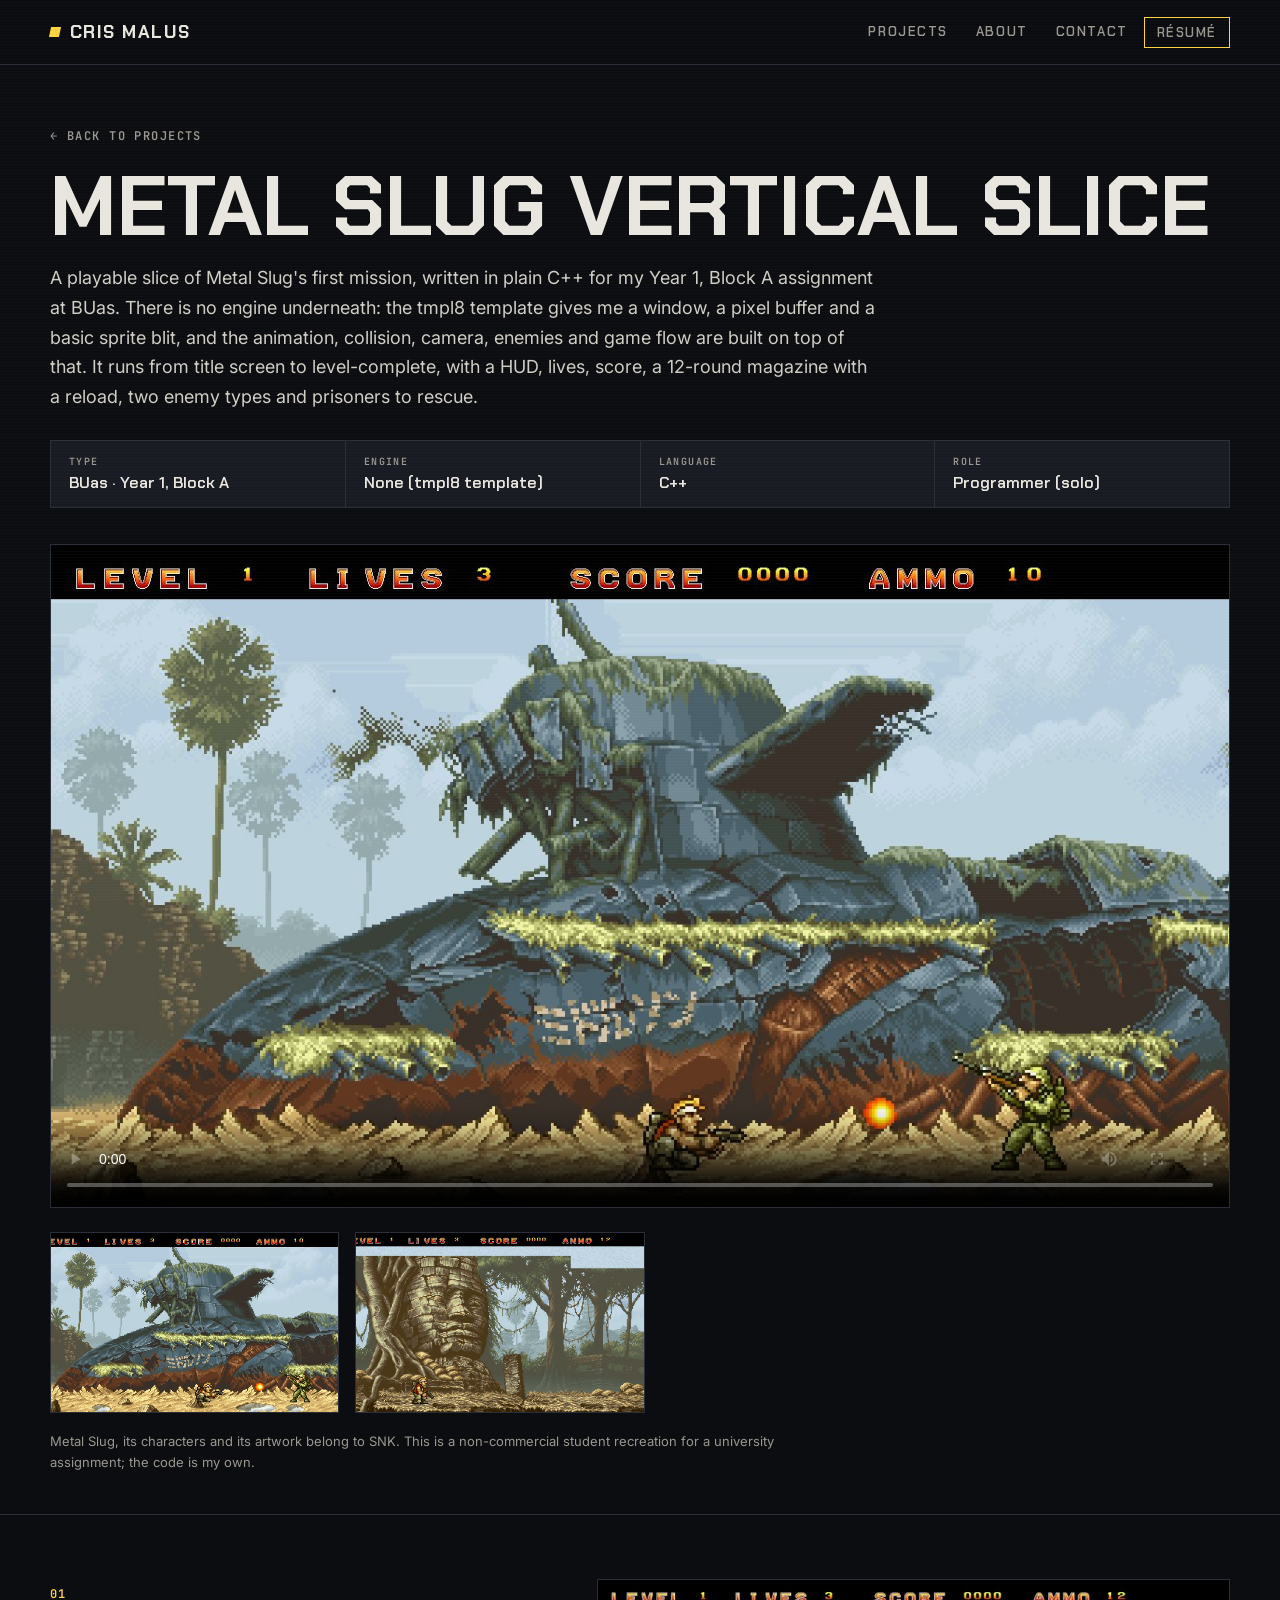
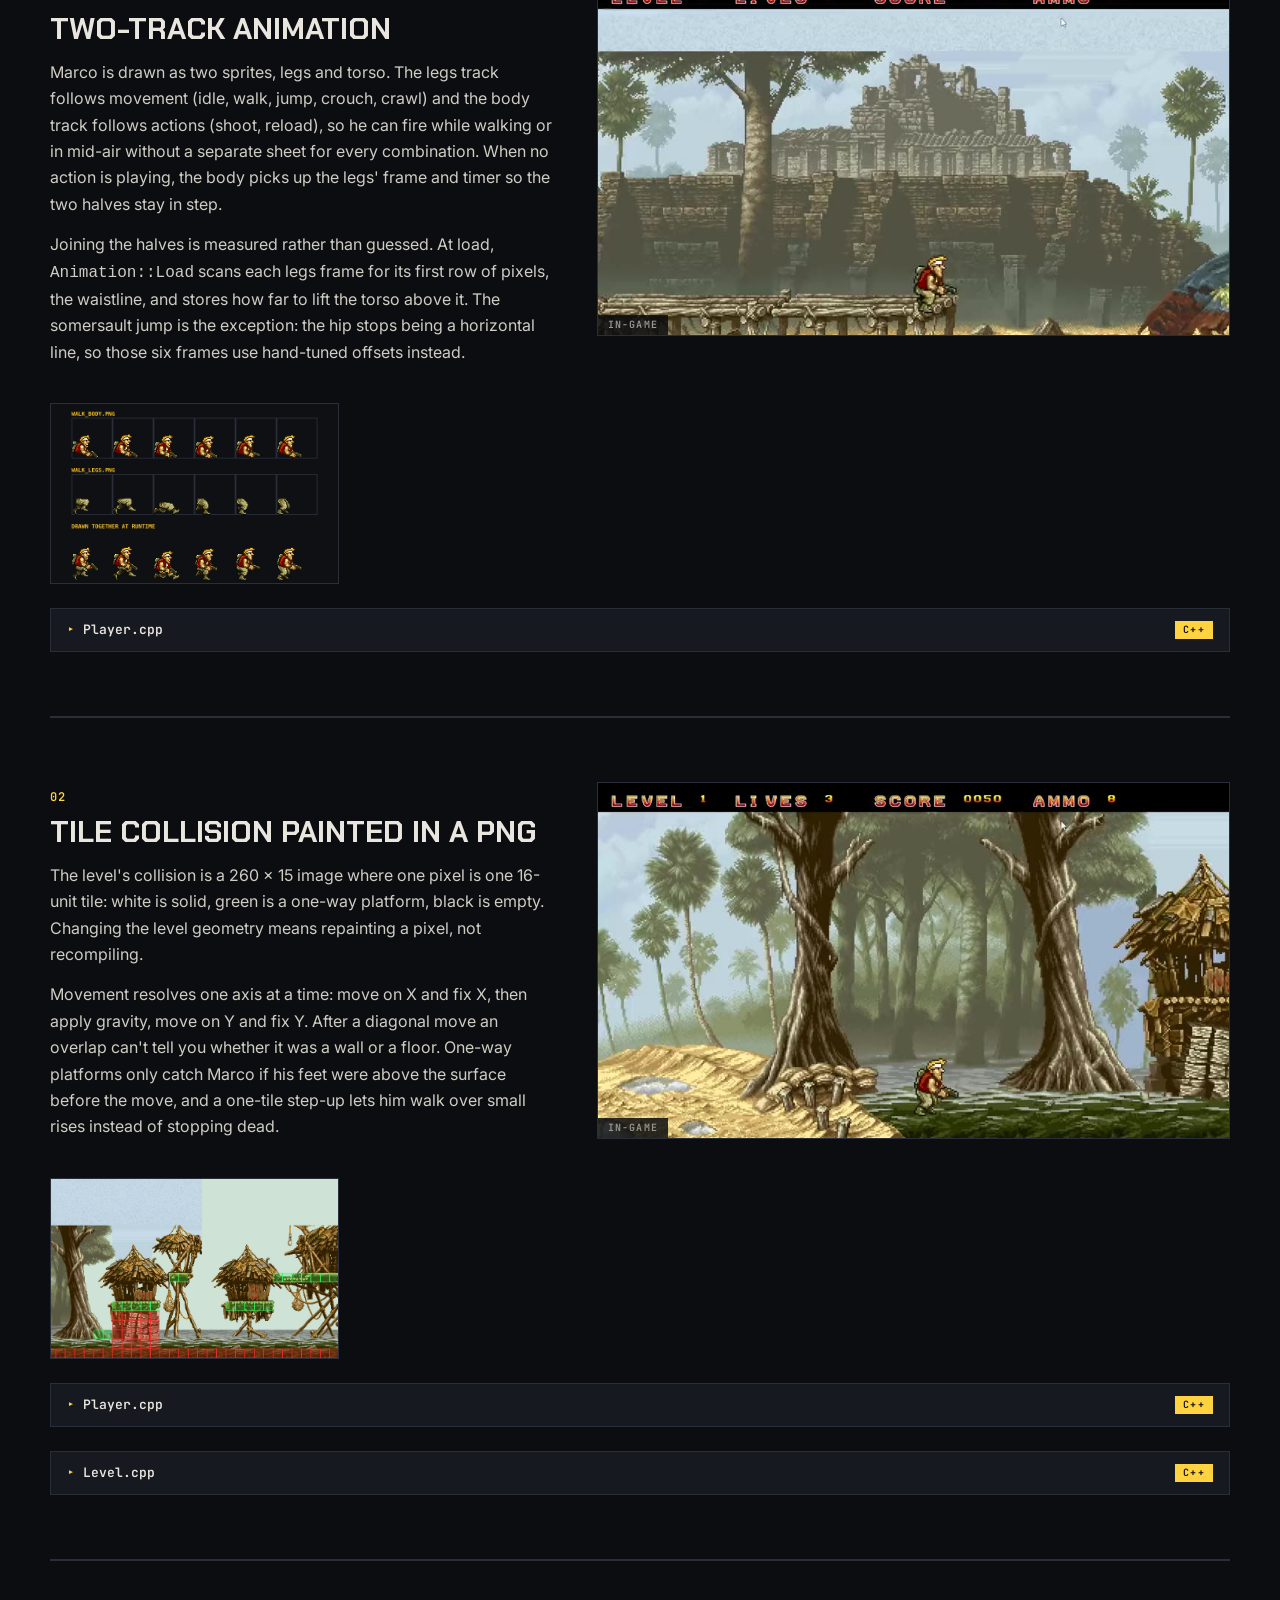
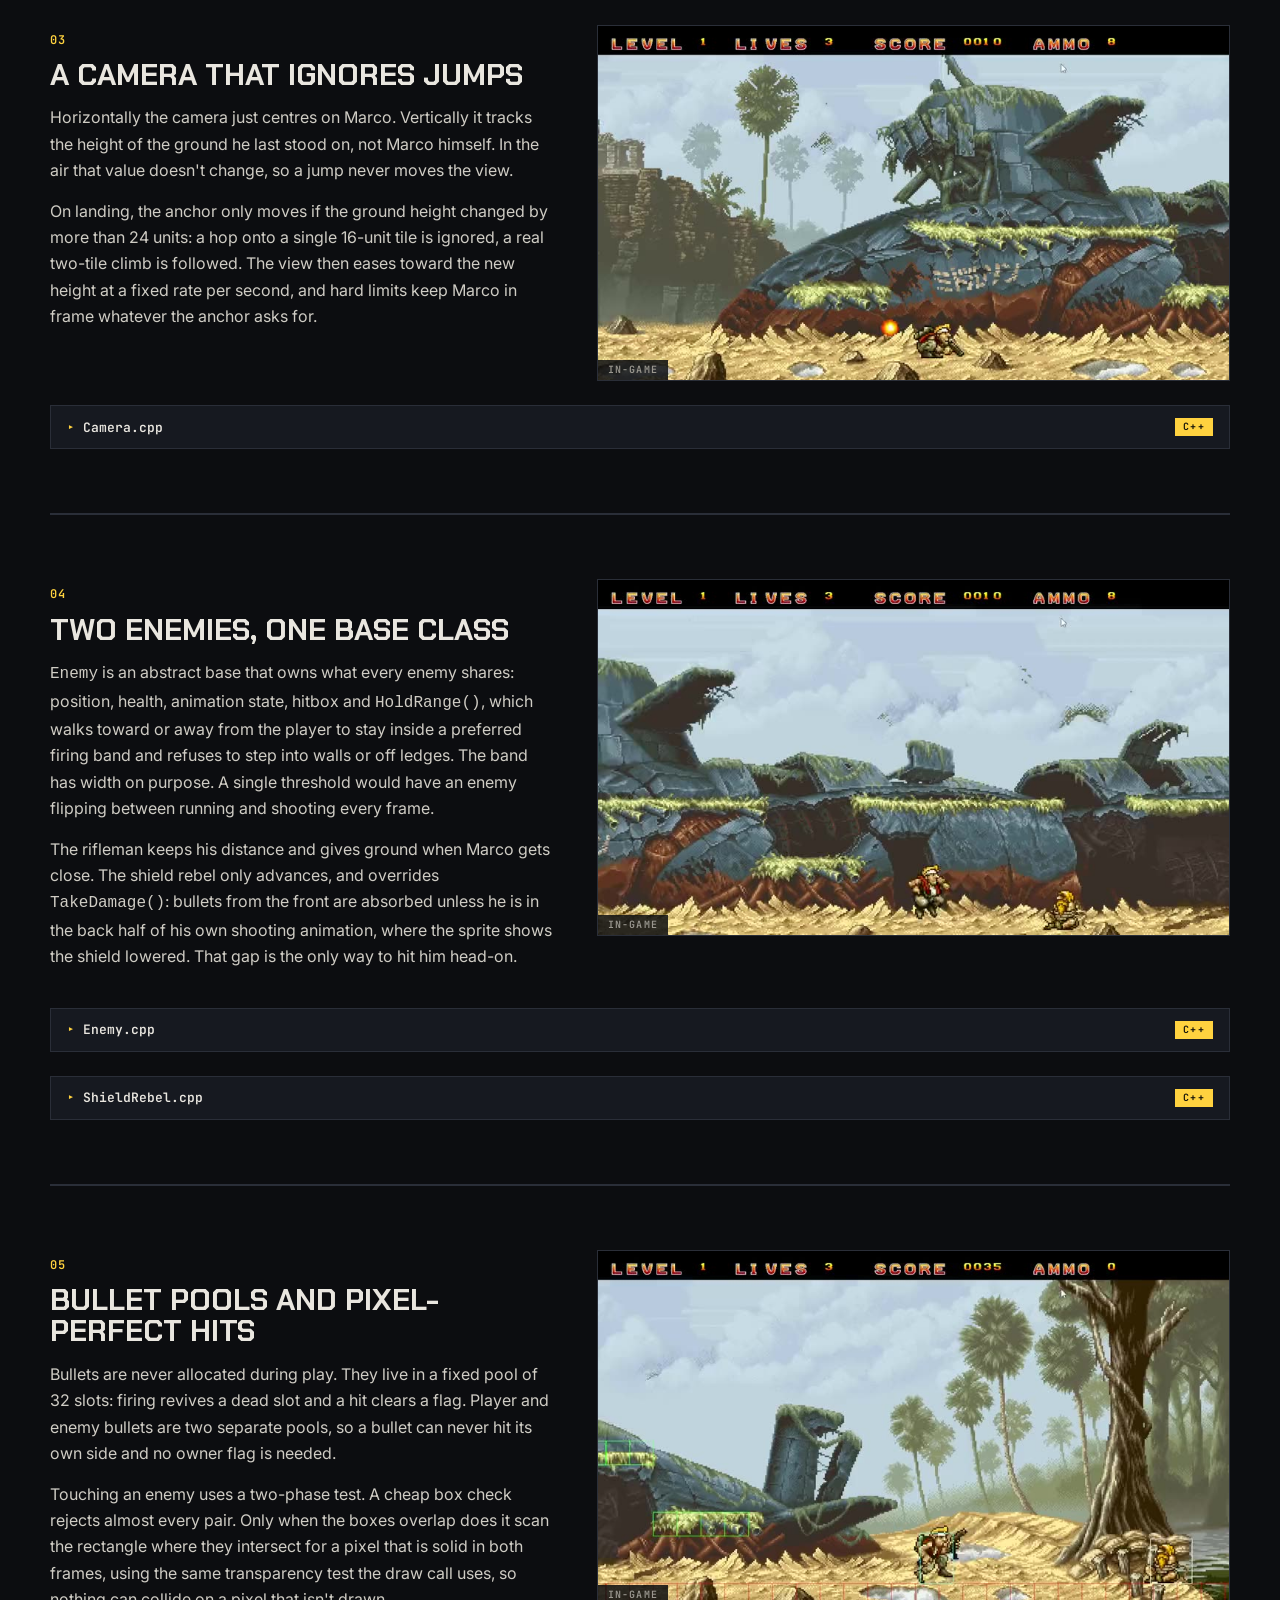
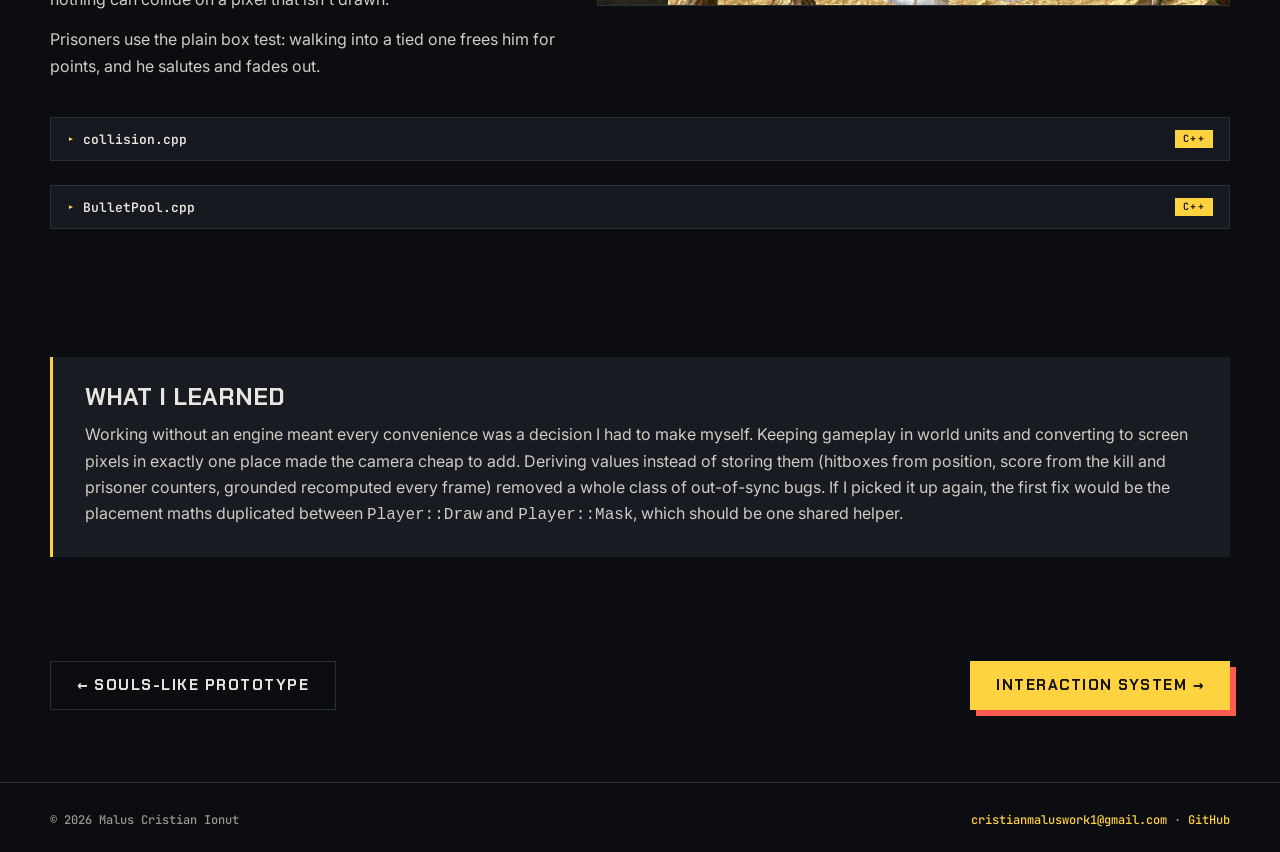
<file: projects/metal-slug.html>
<!doctype html>
<html lang="en">
<head>
<meta charset="utf-8">
<meta name="viewport" content="width=device-width, initial-scale=1">
<title>Metal Slug Vertical Slice | Cris Malus</title>
<meta name="description" content="A playable slice of Metal Slug&#x27;s first mission in plain C++ with no engine: two-track sprite animation, tile collision, a ground-anchored camera, two enemy types and pixel-perfect hits.">
<meta property="og:title" content="Metal Slug Vertical Slice | Cris Malus">
<meta property="og:description" content="A playable slice of Metal Slug&#x27;s first mission in plain C++ with no engine: two-track sprite animation, tile collision, a ground-anchored camera, two enemy types and pixel-perfect hits.">
<meta name="theme-color" content="#0c0d10">
<link rel="preconnect" href="https://fonts.googleapis.com"><link rel="preconnect" href="https://fonts.gstatic.com" crossorigin><link href="https://fonts.googleapis.com/css2?family=Chakra+Petch:wght@500;600;700&family=Inter:wght@400;500;600&family=JetBrains+Mono:wght@400;500;600&display=swap" rel="stylesheet">
<link rel="stylesheet" href="../style.css">
</head>
<body>

<header class="nav">
  <div class="wrap">
    <a class="brand" href="../index.html"><span class="pip"></span>Cris Malus</a>
    <button class="menu-btn" aria-expanded="false" aria-controls="navlist">Menu</button>
    <ul id="navlist">
      <li><a class="link" href="../index.html#projects">Projects</a></li>
      <li><a class="link" href="../index.html#about">About</a></li>
      <li><a class="link" href="../index.html#contact">Contact</a></li>
      <li><a class="link cv" href="../files/Cristian-Malus-CV.pdf" target="_blank" rel="noopener">Résumé</a></li>
    </ul>
  </div>
</header>
<main>

<div class="p-hero">
  <div class="wrap">
    <a class="back" href="../index.html#projects">← Back to projects</a>
    <h1>Metal Slug Vertical Slice</h1>
    <p class="lead">A playable slice of Metal Slug's first mission, written in plain C++ for my Year 1, Block A assignment at BUas. There is no engine underneath: the tmpl8 template gives me a window, a pixel buffer and a basic sprite blit, and the animation, collision, camera, enemies and game flow are built on top of that. It runs from title screen to level-complete, with a HUD, lives, score, a 12-round magazine with a reload, two enemy types and prisoners to rescue.</p>
    <dl class="specs"><div><dt>Type</dt><dd>BUas · Year 1, Block A</dd></div><div><dt>Engine</dt><dd>None (tmpl8 template)</dd></div><div><dt>Language</dt><dd>C++</dd></div><div><dt>Role</dt><dd>Programmer (solo)</dd></div></dl>
    <div class="trailer"><video controls playsinline preload="metadata" poster="../media/ms-cover.jpg" aria-label="Metal Slug Vertical Slice full playthrough"><source src="../media/ms-full.mp4" type="video/mp4"></video></div>
    <div class="shots"><a href="../media/ms-cover.jpg"><img src="../media/ms-cover.jpg" alt="Firefight with a rebel rifleman in front of the wrecked tank" loading="lazy"></a><a href="../media/ms-jungle.jpg"><img src="../media/ms-jungle.jpg" alt="Start of the level with the HUD" loading="lazy"></a></div>
    <p class="note">Metal Slug, its characters and its artwork belong to SNK. This is a non-commercial student recreation for a university assignment; the code is my own.</p>
  </div>
</div>
<div class="wrap">
<section class="feature-block reveal"><div class="top"><div><span class="idx">01</span><h2>Two-track animation</h2><p>Marco is drawn as two sprites, legs and torso. The legs track follows movement (idle, walk, jump, crouch, crawl) and the body track follows actions (shoot, reload), so he can fire while walking or in mid-air without a separate sheet for every combination. When no action is playing, the body picks up the legs' frame and timer so the two halves stay in step.</p><p>Joining the halves is measured rather than guessed. At load, <code>Animation::Load</code> scans each legs frame for its first row of pixels, the waistline, and stores how far to lift the torso above it. The somersault jump is the exception: the hip stops being a horizontal line, so those six frames use hand-tuned offsets instead.</p></div><div class="frame"><video data-auto muted loop playsinline preload="none" poster="../media/ms-anim.jpg" aria-label="Two-track animation in action"><source src="../media/ms-anim.mp4" type="video/mp4"></video><span class="cap">In-game</span></div></div><div class="shots"><a href="../media/ms-sheets.png"><img src="../media/ms-sheets.png" alt="Body and legs sprite sheets, and the two drawn together" loading="lazy"></a></div><details class="code"><summary><span class="file">Player.cpp</span><span class="lang">C++</span></summary><pre><code class="cpp">void Player::UpdateAnimation( float dt, BulletPool&amp; bullets )
{
	const bool moving = Moving();

	PlayerState wantLegs;
	if (!m_grounded)  wantLegs = JUMP;                        // cannot crouch in mid-air
	else if (m_down)  wantLegs = moving ? CRAWL : CROUCH;
	else              wantLegs = moving ? WALK : IDLE;

	if (wantLegs != m_legsState) { m_legsState = wantLegs; m_legsFrame = 0; m_legsTimer = 0; }

	if (!m_bodyBusy)
	{
		PlayerState wantBody = m_legsState;
		if (wantBody != m_bodyState)
		{
			m_bodyState = wantBody;
			m_bodyFrame = m_legsFrame;
			m_bodyTimer = m_legsTimer;
		}
	}

	// bodyBusy is what limits the fire rate to one shot per animation.
	if (!m_bodyBusy &amp;&amp; m_fire &amp;&amp; m_ammo &gt;0)
	{
		m_bodyState = Crouching() ? CROUCH_SHOOT : SHOOT;
		m_bodyFrame = 0; m_bodyTimer = 0; m_bodyBusy = true;
		Fire( bullets );
	}

	if (!m_bodyBusy &amp;&amp; m_ammo == 0)
	{
		m_bodyState = RELOAD;
		m_bodyFrame = 0; m_bodyTimer = 0; m_bodyBusy = true;
	}
	const Animation&amp; la = m_anims[m_legsState];
	m_legsTimer += dt;
	while (m_legsTimer &gt;= 1.0f / la.Fps())
	{
		// Subtract rather than zero, so leftover time carries over.
		m_legsTimer -= 1.0f / la.Fps();
		if (la.Loops()) m_legsFrame = (m_legsFrame + 1) % la.Frames();
		else if (m_legsFrame &lt; la.Frames() - 1) m_legsFrame++;
	}

	const Animation&amp; ba = m_anims[m_bodyState];
	m_bodyTimer += dt;
	while (m_bodyTimer &gt;= 1.0f / ba.Fps())
	{
		m_bodyTimer -= 1.0f / ba.Fps();
		if (ba.Loops()) m_bodyFrame = (m_bodyFrame + 1) % ba.Frames();
		else if (m_bodyFrame &lt; ba.Frames() - 1) m_bodyFrame++;
		// A non-looping animation with nowhere left to go is a finished action.
		else
		{
			if (m_bodyState == RELOAD) m_ammo = MAG_SIZE;
			m_bodyBusy = false;
		}
	}
}

void Player::Draw( Surface* screen, const Camera&amp; cam ) const
{
	const Animation&amp; la = m_anims[m_legsState];
	const Animation&amp; ba = m_anims[m_bodyState];

	const int x = cam.ToScreenX( m_x ), y = cam.ToScreenY( m_y );

	const int flipX = m_facingRight ? 0 : -16 * SCALE;

	const int lf = la.LegsFrames() ? m_legsFrame % la.LegsFrames() : 0;

	if (la.HasLegs())
	{
		Sprite* legs = la.Legs( m_facingRight );
		legs-&gt;SetFrame( lf );
		legs-&gt;Draw( screen, x + flipX, y );
	}

	Sprite* body = ba.Body( m_facingRight );
	body-&gt;SetFrame( m_bodyFrame );

	const bool paired  = (m_bodyState == m_legsState);
	const int  useLift = paired ? la.PairLift( lf ) : la.Lift( lf );
	const int  useOffX = paired ? la.OffX( lf ) : 0;
	const int  bodyDX  = (m_facingRight ? useOffX : -useOffX) * SCALE;

	body-&gt;Draw( screen, x + flipX + bodyDX, y - (useLift + ba.BodyLift()) * SCALE );
}</code></pre></details></section>
<section class="feature-block reveal"><div class="top"><div><span class="idx">02</span><h2>Tile collision painted in a PNG</h2><p>The level's collision is a 260 × 15 image where one pixel is one 16-unit tile: white is solid, green is a one-way platform, black is empty. Changing the level geometry means repainting a pixel, not recompiling.</p><p>Movement resolves one axis at a time: move on X and fix X, then apply gravity, move on Y and fix Y. After a diagonal move an overlap can't tell you whether it was a wall or a floor. One-way platforms only catch Marco if his feet were above the surface before the move, and a one-tile step-up lets him walk over small rises instead of stopping dead.</p></div><div class="frame"><video data-auto muted loop playsinline preload="none" poster="../media/ms-tiles.jpg" aria-label="Jumping between one-way platforms"><source src="../media/ms-tiles.mp4" type="video/mp4"></video><span class="cap">In-game</span></div></div><div class="shots"><a href="../media/ms-collision.jpg"><img src="../media/ms-collision.jpg" alt="Collision tiles drawn over the level art: red is solid, green is one-way" loading="lazy"></a></div><details class="code"><summary><span class="file">Player.cpp</span><span class="lang">C++</span></summary><pre><code class="cpp">void Player::UpdateMovement( float dt, const Level&amp; level )
{
	const bool  crouching  = Crouching();
	const float MOVE_SPEED = crouching ? CRAWL_SPEED : WALK_SPEED;
	const bool  moving     = Moving();
	const float boxTop     = crouching ? BOX_TOP_CR : BOX_TOP;

	float vx = 0;
	if (m_left)  vx -= MOVE_SPEED;
	if (m_right) vx += MOVE_SPEED;
	m_x += vx * dt;
	if (m_x &lt; MIN_X) m_x = MIN_X;
	if (m_x &gt; MAX_X) m_x = MAX_X;

	// --- resolve x against the tiles ---
	if (vx != 0)
	{
		// Only the leading edge can hit something.
		const float edge = (vx &gt; 0) ? m_x + 31 : m_x + 16;

		bool hit = false;
		for (float y = m_y + boxTop; y &lt; m_y + 48; y += Level::TILE)
			if (level.TileAt( edge, y ) == 1) hit = true;
		if (level.TileAt( edge, m_y + 47 ) == 1) hit = true;

		if (hit)
		{
			bool stepped = false;

			if (m_grounded)
			{
				const int   obsRow = (int)((m_y + 47) / Level::TILE);
				const float obsTop = (float)(obsRow * Level::TILE);
				const float newY   = obsTop - 48;

				bool clear = true;
				for (float y = newY + boxTop; y &lt; newY + 48; y += Level::TILE)
					if (level.TileAt( edge, y ) == 1) clear = false;
				if (level.TileAt( edge, newY + 47 ) == 1) clear = false;

				if (clear &amp;&amp; m_y - newY &lt;= Level::TILE) { m_y = newY; stepped = true; }
			}

			if (!stepped)
			{
				const int tcol = (int)(edge / Level::TILE);
				if (vx &gt; 0) m_x = (float)(tcol * Level::TILE) - 32;
				else        m_x = (float)((tcol + 1) * Level::TILE) - 16;
			}
		}
	}

	// --- gravity, then resolve y ---
	m_vy += GRAVITY * dt;
	m_y  += m_vy * dt;

	m_grounded = false;
	const float feet     = m_y + 48;
	const float prevFeet = feet - m_vy * dt;   // where the feet were before this move
	const float boxL     = m_x + 16;
	const float boxR     = m_x + 31;

	if (m_vy &gt;= 0)
	{
		const unsigned char a = level.TileAt( boxL, feet );
		const unsigned char b = level.TileAt( boxR, feet );
		const float tileTop = (float)((int)(feet / Level::TILE) * Level::TILE);

		bool land = (a == 1 || b == 1);

		if (!land &amp;&amp; (a == 2 || b == 2) &amp;&amp; prevFeet &lt;= tileTop + 1.0f) land = true;

		if (land) { m_y = tileTop - 48; m_vy = 0; m_grounded = true; }
	}

	if (moving) m_facingRight = (vx &gt; 0);
}</code></pre></details><details class="code"><summary><span class="file">Level.cpp</span><span class="lang">C++</span></summary><pre><code class="cpp">void Level::Load( const char* tilemapFile )
{
	Surface* tm = new Surface( tilemapFile );

	for (int i = 0; i &lt; COLS * ROWS; i++)
	{
		const uint c = tm-&gt;pixels[i];
		const int r = (c &gt;&gt; 16) &amp; 255, g = (c &gt;&gt; 8) &amp; 255, b = c &amp; 255;

		if (g &gt; 150 &amp;&amp; r &lt; 100 &amp;&amp; b &lt; 100)      m_tiles[i] = 2;   // green -&gt; one-way
		else if (r &gt; 200 &amp;&amp; g &gt; 200 &amp;&amp; b &gt; 200) m_tiles[i] = 1;   // white -&gt; solid
		else                                    m_tiles[i] = 0;   // black -&gt; empty
	}

	delete tm;
}</code></pre></details></section>
<section class="feature-block reveal"><div class="top"><div><span class="idx">03</span><h2>A camera that ignores jumps</h2><p>Horizontally the camera just centres on Marco. Vertically it tracks the height of the ground he last stood on, not Marco himself. In the air that value doesn't change, so a jump never moves the view.</p><p>On landing, the anchor only moves if the ground height changed by more than 24 units: a hop onto a single 16-unit tile is ignored, a real two-tile climb is followed. The view then eases toward the new height at a fixed rate per second, and hard limits keep Marco in frame whatever the anchor asks for.</p></div><div class="frame"><video data-auto muted loop playsinline preload="none" poster="../media/ms-camera.jpg" aria-label="Camera following a climb but not the jumps"><source src="../media/ms-camera.mp4" type="video/mp4"></video><span class="cap">In-game</span></div></div><details class="code"><summary><span class="file">Camera.cpp</span><span class="lang">C++</span></summary><pre><code class="cpp">void Camera::Follow( float targetX, float targetY, bool grounded, float dt )
{
	m_x = targetX - VIEW_W / 2;

	if (grounded)
	{
		if (!m_haveGround)
		{
			m_groundY = targetY;
			m_y = targetY - REST_OFFSET;
			m_haveGround = true;
		}
		else if (fabsf( targetY - m_groundY ) &gt; SETTLE)
		{
			m_groundY = targetY;
		}
	}

	if (m_haveGround)
	{
		const float want = m_groundY - REST_OFFSET;
		float t = dt * CATCH_UP;
		if (t &gt; 1.0f) t = 1.0f;
		m_y += (want - m_y) * t;
	}

	if (m_y &lt; targetY - DEAD_BOT) m_y = targetY - DEAD_BOT;
	if (m_y &gt; targetY - DEAD_TOP) m_y = targetY - DEAD_TOP;

	if (m_x &lt; m_minX)          m_x = m_minX;
	if (m_x &gt; m_maxX - VIEW_W) m_x = m_maxX - VIEW_W;
	if (m_y &lt; m_minY)          m_y = m_minY;
	if (m_y &gt; m_maxY - VIEW_H) m_y = m_maxY - VIEW_H;
}</code></pre></details></section>
<section class="feature-block reveal"><div class="top"><div><span class="idx">04</span><h2>Two enemies, one base class</h2><p><code>Enemy</code> is an abstract base that owns what every enemy shares: position, health, animation state, hitbox and <code>HoldRange()</code>, which walks toward or away from the player to stay inside a preferred firing band and refuses to step into walls or off ledges. The band has width on purpose. A single threshold would have an enemy flipping between running and shooting every frame.</p><p>The rifleman keeps his distance and gives ground when Marco gets close. The shield rebel only advances, and overrides <code>TakeDamage()</code>: bullets from the front are absorbed unless he is in the back half of his own shooting animation, where the sprite shows the shield lowered. That gap is the only way to hit him head-on.</p></div><div class="frame"><video data-auto muted loop playsinline preload="none" poster="../media/ms-enemies.jpg" aria-label="Rifleman and shield rebel"><source src="../media/ms-enemies.mp4" type="video/mp4"></video><span class="cap">In-game</span></div></div><details class="code"><summary><span class="file">Enemy.cpp</span><span class="lang">C++</span></summary><pre><code class="cpp">Enemy::Approach Enemy::HoldRange( float dt, const Level&amp; level, const Player&amp; player )
{
	const float dx = player.X() - m_x;

	m_facingRight = (dx &gt; 0);

	const float dist = fabsf( dx );
	if (dist &gt; m_wakeRange) return ASLEEP;

	// Too far to shoot without doing it from off screen: close the gap.
	if (dist &gt; m_fireMax)
	{
		const float step = (dx &gt; 0 ? m_walkSpeed : -m_walkSpeed) * dt;
		if (TryMove( level, step )) return CLOSING;

		return IN_RANGE;
	}

	// Uncomfortably close, for an enemy that minds.
	if (m_backsOff &amp;&amp; dist &lt; m_fireMin)
	{
		const float step = (dx &gt; 0 ? -m_walkSpeed : m_walkSpeed) * dt;
		if (TryMove( level, step ))
		{
			m_facingRight = (step &gt; 0);
			return BACKING;
		}

		// Cornered. Stand and shoot instead of grinding against the wall.
		return IN_RANGE;
	}

	return IN_RANGE;
}</code></pre></details><details class="code"><summary><span class="file">ShieldRebel.cpp</span><span class="lang">C++</span></summary><pre><code class="cpp">bool ShieldRebel::ShieldUp() const
{
	if (m_state != SHOOT) return true;
	return m_frame &lt; SHIELD_DOWN_FRAME;
}

void ShieldRebel::TakeDamage( int amount, bool movingRight )
{
	const bool fromFront = (movingRight != m_facingRight);

	if (fromFront &amp;&amp; ShieldUp()) return;      // clang, and nothing else

	Enemy::TakeDamage( amount, movingRight );
}</code></pre></details></section>
<section class="feature-block reveal"><div class="top"><div><span class="idx">05</span><h2>Bullet pools and pixel-perfect hits</h2><p>Bullets are never allocated during play. They live in a fixed pool of 32 slots: firing revives a dead slot and a hit clears a flag. Player and enemy bullets are two separate pools, so a bullet can never hit its own side and no owner flag is needed.</p><p>Touching an enemy uses a two-phase test. A cheap box check rejects almost every pair. Only when the boxes overlap does it scan the rectangle where they intersect for a pixel that is solid in both frames, using the same transparency test the draw call uses, so nothing can collide on a pixel that isn't drawn.</p><p>Prisoners use the plain box test: walking into a tied one frees him for points, and he salutes and fades out.</p></div><div class="frame"><video data-auto muted loop playsinline preload="none" poster="../media/ms-pow.jpg" aria-label="Freeing a prisoner and a firefight"><source src="../media/ms-pow.mp4" type="video/mp4"></video><span class="cap">In-game</span></div></div><details class="code"><summary><span class="file">collision.cpp</span><span class="lang">C++</span></summary><pre><code class="cpp">static bool SolidAt(const SpriteMask&amp; m, int x, int y)
{
	const int lx = x - m.x;
	const int ly = y - m.y;

	if (lx &lt; 0 || ly &lt; 0 || lx &gt;= m.frameW || ly &gt;= m.frameH) return false;

	const unsigned int c = m.pixels[ly * m.stride + m.frame * m.frameW + lx];
	return (c &amp; 0xffffff) != 0;
}

bool Overlaps(const SpriteMask&amp; a, const SpriteMask&amp; b)
{
	// Nothing to test against -- an enemy mid-state-change may have no sheet.
	if (!a.pixels || !b.pixels) return false;

	// --- broad phase ---
	const AABB ba = BoxOf(a);
	const AABB bb = BoxOf(b);
	if (!Overlaps(ba, bb)) return false;

	// --- narrow phase ---
	const AABB r = Intersection(ba, bb);

	for (int y = (int)r.y1; y &lt;= (int)r.y2; y++)
		for (int x = (int)r.x1; x &lt;= (int)r.x2; x++)
			if (SolidAt(a, x, y) &amp;&amp; SolidAt(b, x, y))
				return true;   // one overlapping pixel is a hit; no need to count them

	return false;
}</code></pre></details><details class="code"><summary><span class="file">BulletPool.cpp</span><span class="lang">C++</span></summary><pre><code class="cpp">void BulletPool::Fire( float x, float y, bool toRight )
{
	for (int i = 0; i &lt; MAX; i++)
	{
		if (m_bullets[i].alive) continue;

		m_bullets[i].x = x;
		m_bullets[i].y = y;
		m_bullets[i].vx = toRight ? SPEED : -SPEED;
		m_bullets[i].alive = true;
		return;                 // one bullet, not every free slot
	}
}

void BulletPool::Update( float dt, const Level&amp; level )
{
	for (int i = 0; i &lt; MAX; i++)
	{
		if (!m_bullets[i].alive) continue;

		m_bullets[i].x += m_bullets[i].vx * dt;

		if (m_bullets[i].x &lt; 0 || m_bullets[i].x &gt; Level::WORLD_W) m_bullets[i].alive = false;
		if (level.TileAt( m_bullets[i].x, m_bullets[i].y ) == 1)   m_bullets[i].alive = false;
	}
}</code></pre></details></section>
<div class="lessons reveal"><h2>What I learned</h2><p>Working without an engine meant every convenience was a decision I had to make myself. Keeping gameplay in world units and converting to screen pixels in exactly one place made the camera cheap to add. Deriving values instead of storing them (hitboxes from position, score from the kill and prisoner counters, grounded recomputed every frame) removed a whole class of out-of-sync bugs. If I picked it up again, the first fix would be the placement maths duplicated between <code>Player::Draw</code> and <code>Player::Mask</code>, which should be one shared helper.</p></div>
<div class="next"><a class="btn ghost" href="souls-like.html">← Souls-like Prototype</a><a class="btn" href="interaction-system.html">Interaction System →</a></div></div></main>

<footer>
  <div class="wrap">
    <span>© 2026 Malus Cristian Ionut</span>
    <span><a href="mailto:cristianmaluswork1@gmail.com">cristianmaluswork1@gmail.com</a> · <a href="https://github.com/xtr3mem8" target="_blank" rel="noopener">GitHub</a></span>
  </div>
</footer>
<script src="../main.js"></script>
</body>
</html>
</file>
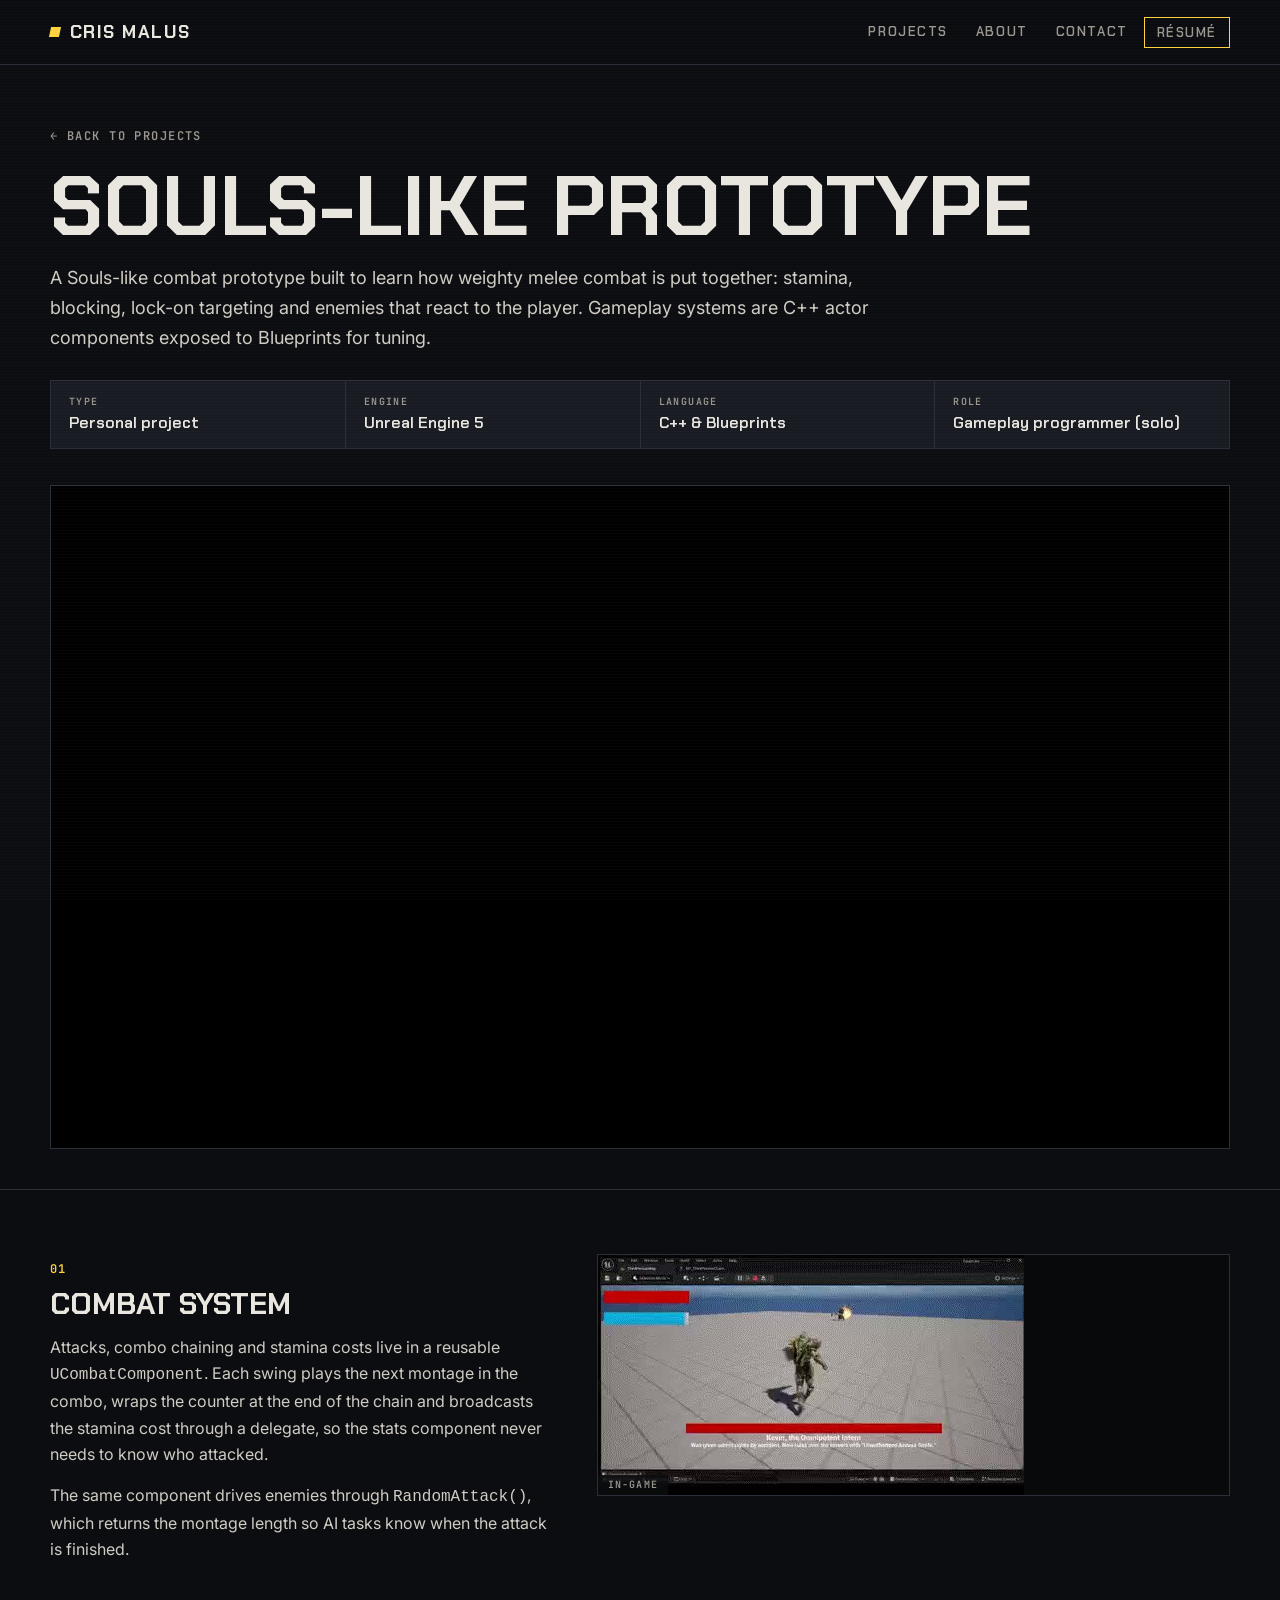
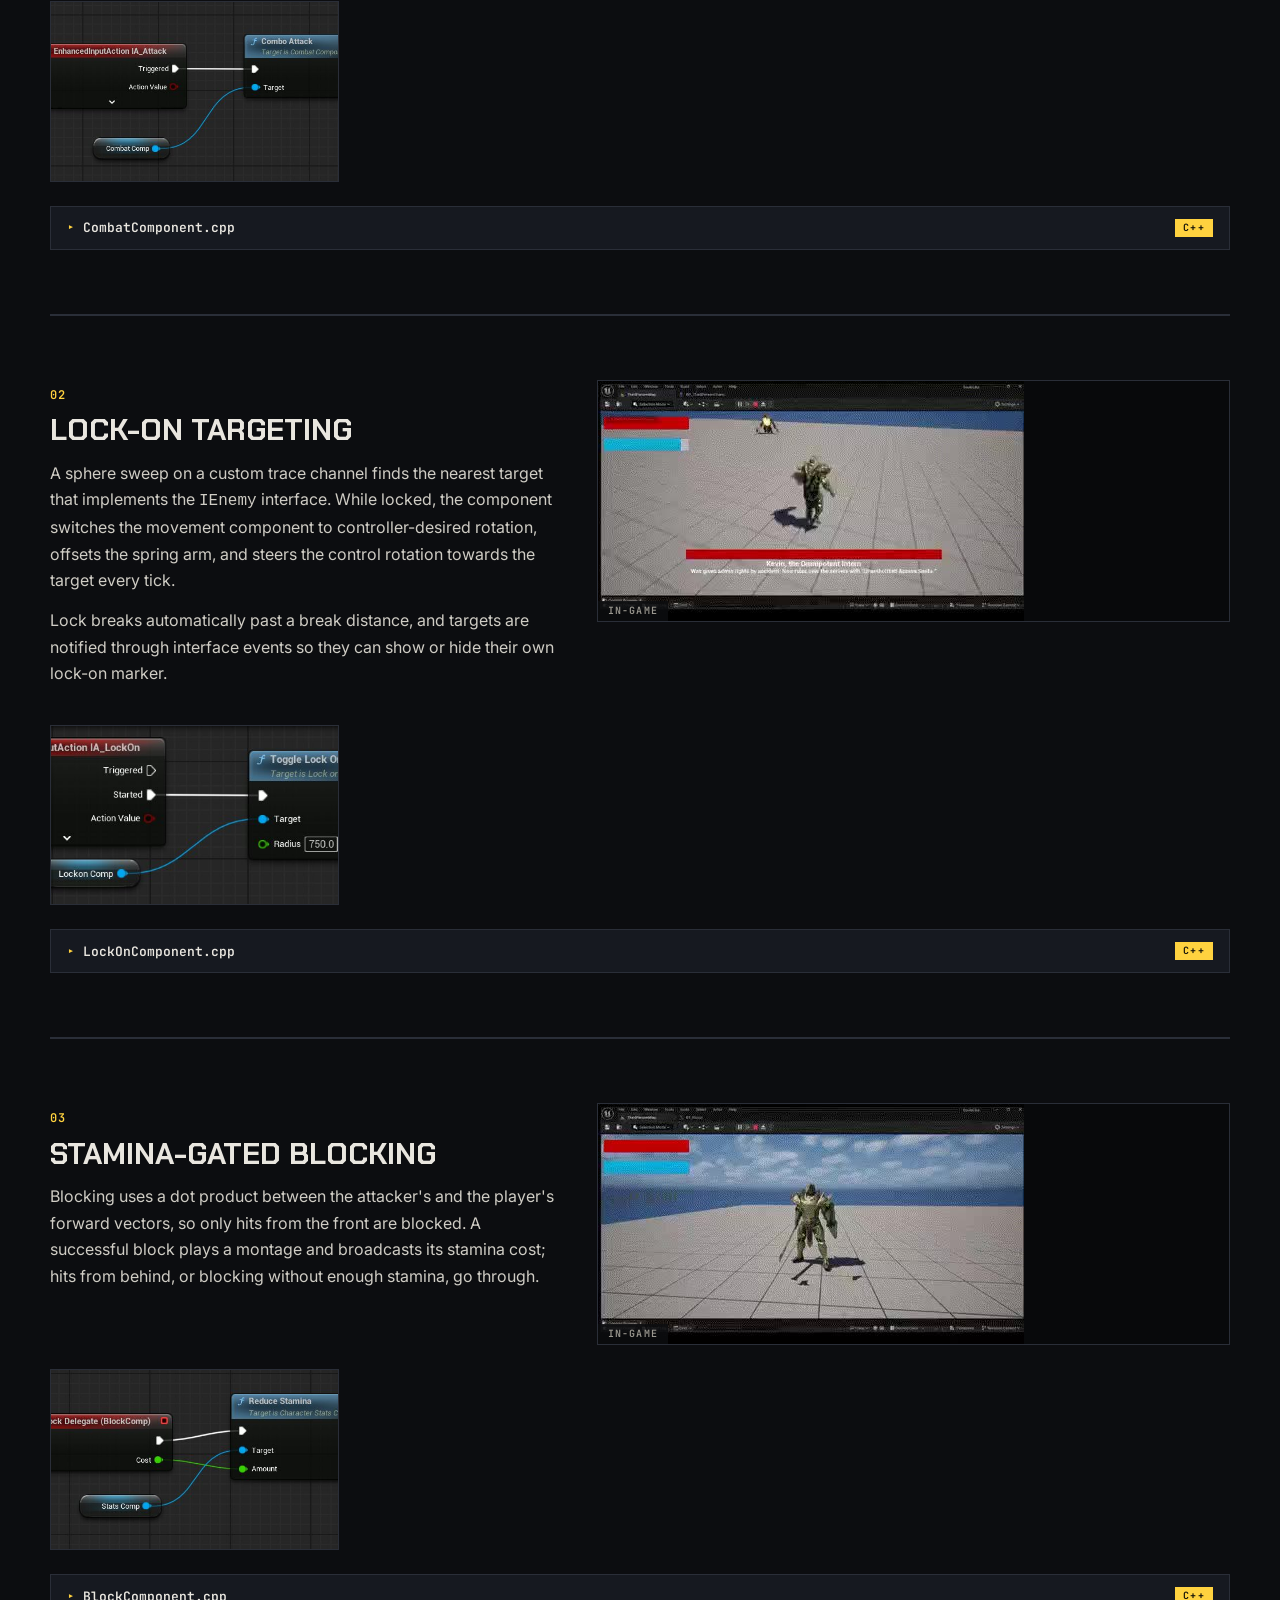
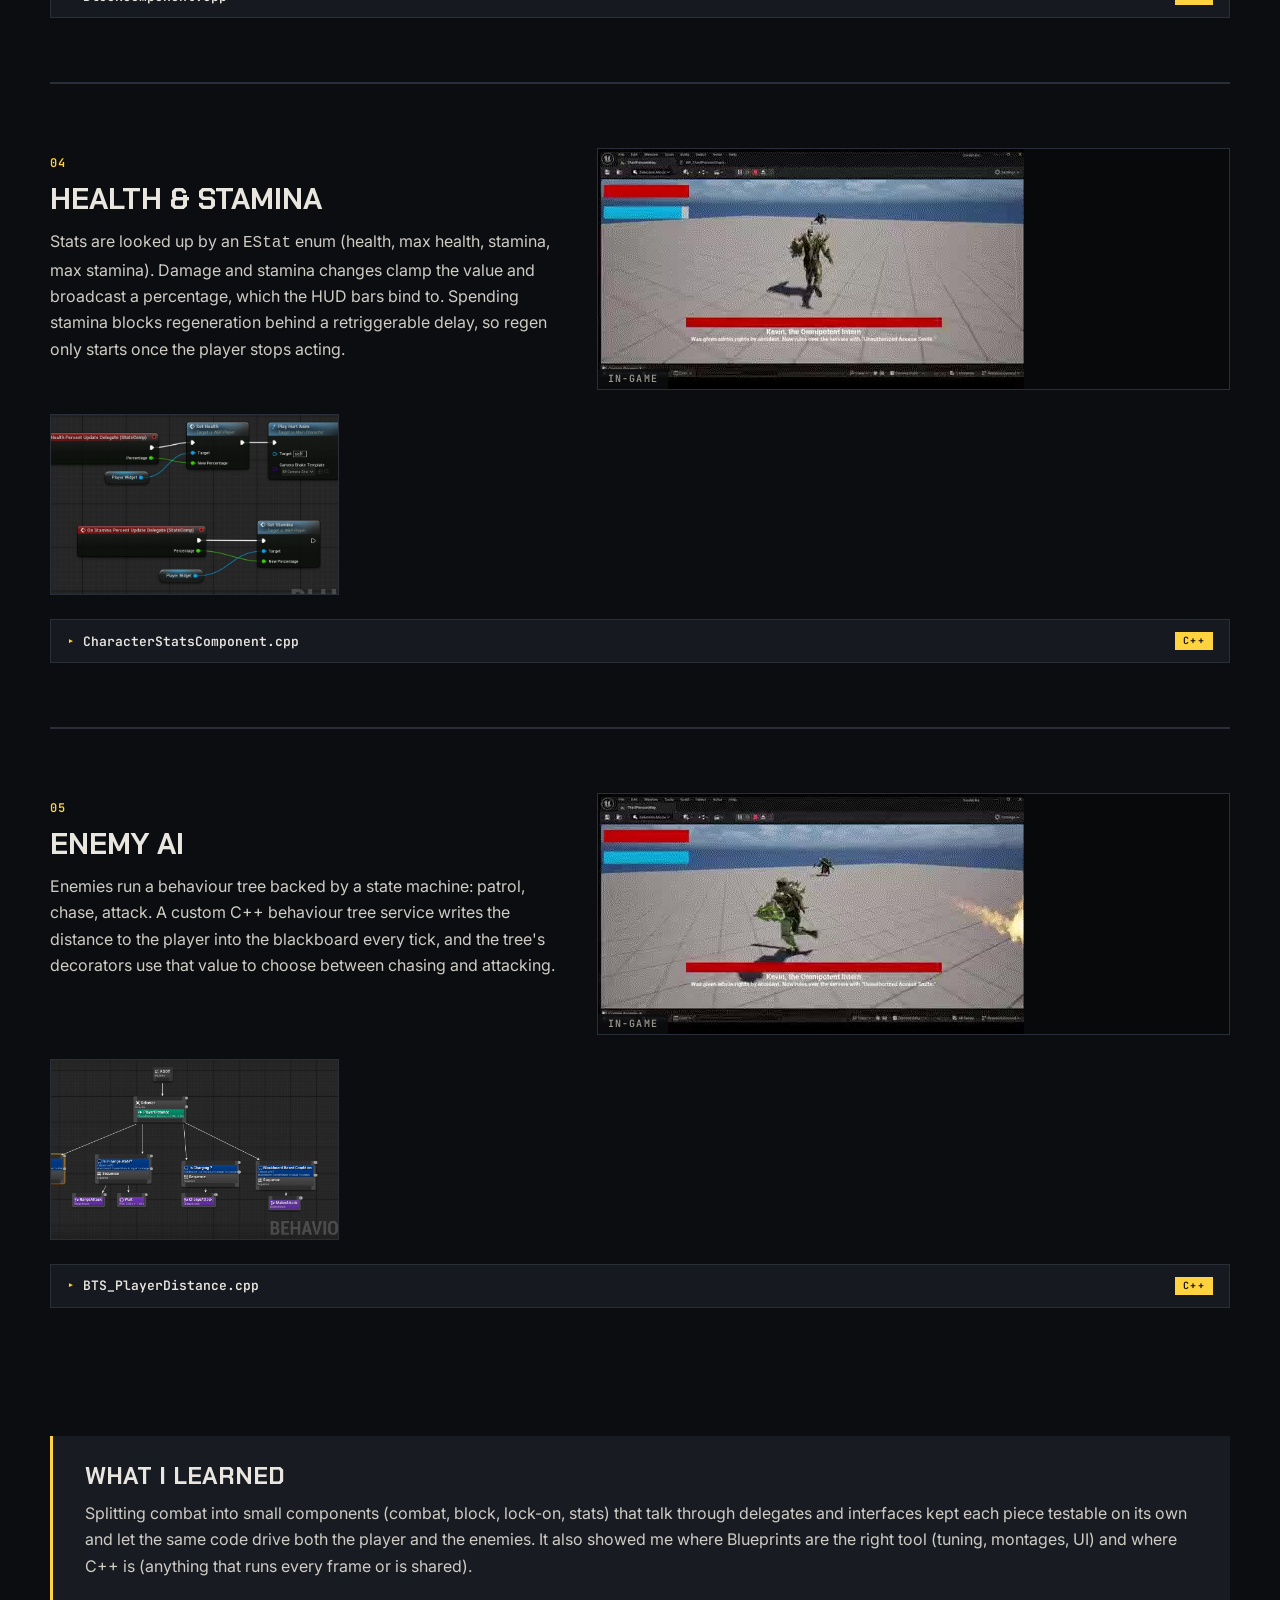
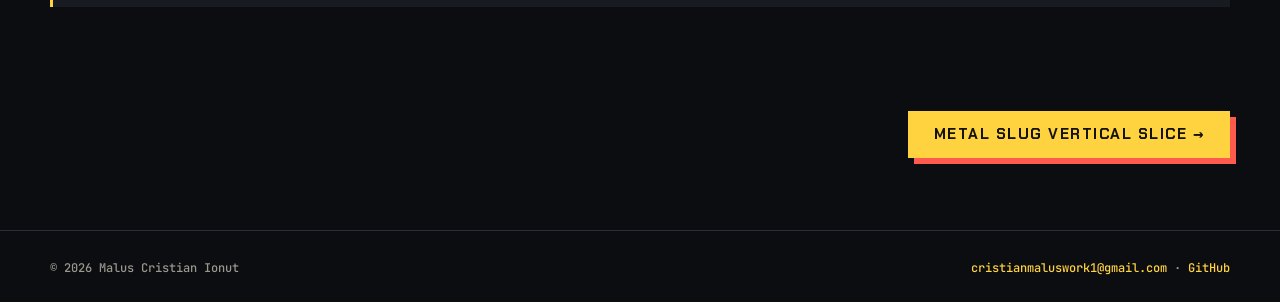
<file: projects/souls-like.html>
<!doctype html>
<html lang="en">
<head>
<meta charset="utf-8">
<meta name="viewport" content="width=device-width, initial-scale=1">
<title>Souls-like Prototype | Cris Malus</title>
<meta name="description" content="Third-person melee combat in UE5: lock-on, stamina-gated blocking, combo attacks and behaviour-tree enemies. Core systems written as C++ components.">
<meta property="og:title" content="Souls-like Prototype | Cris Malus">
<meta property="og:description" content="Third-person melee combat in UE5: lock-on, stamina-gated blocking, combo attacks and behaviour-tree enemies. Core systems written as C++ components.">
<meta name="theme-color" content="#0c0d10">
<link rel="preconnect" href="https://fonts.googleapis.com"><link rel="preconnect" href="https://fonts.gstatic.com" crossorigin><link href="https://fonts.googleapis.com/css2?family=Chakra+Petch:wght@500;600;700&family=Inter:wght@400;500;600&family=JetBrains+Mono:wght@400;500;600&display=swap" rel="stylesheet">
<link rel="stylesheet" href="../style.css">
</head>
<body>

<header class="nav">
  <div class="wrap">
    <a class="brand" href="../index.html"><span class="pip"></span>Cris Malus</a>
    <button class="menu-btn" aria-expanded="false" aria-controls="navlist">Menu</button>
    <ul id="navlist">
      <li><a class="link" href="../index.html#projects">Projects</a></li>
      <li><a class="link" href="../index.html#about">About</a></li>
      <li><a class="link" href="../index.html#contact">Contact</a></li>
      <li><a class="link cv" href="../files/Cristian-Malus-CV.pdf" target="_blank" rel="noopener">Résumé</a></li>
    </ul>
  </div>
</header>
<main>

<div class="p-hero">
  <div class="wrap">
    <a class="back" href="../index.html#projects">← Back to projects</a>
    <h1>Souls-like Prototype</h1>
    <p class="lead">A Souls-like combat prototype built to learn how weighty melee combat is put together: stamina, blocking, lock-on targeting and enemies that react to the player. Gameplay systems are C++ actor components exposed to Blueprints for tuning.</p>
    <dl class="specs"><div><dt>Type</dt><dd>Personal project</dd></div><div><dt>Engine</dt><dd>Unreal Engine 5</dd></div><div><dt>Language</dt><dd>C++ & Blueprints</dd></div><div><dt>Role</dt><dd>Gameplay programmer (solo)</dd></div></dl>
    <div class="trailer"><iframe src="https://www.youtube-nocookie.com/embed/Cb_jME8RBUE" title="Souls-like Prototype gameplay video" loading="lazy" allow="accelerometer; encrypted-media; gyroscope; picture-in-picture; fullscreen" allowfullscreen></iframe></div>
  </div>
</div>
<div class="wrap">
<section class="feature-block reveal"><div class="top"><div><span class="idx">01</span><h2>Combat system</h2><p>Attacks, combo chaining and stamina costs live in a reusable <code>UCombatComponent</code>. Each swing plays the next montage in the combo, wraps the counter at the end of the chain and broadcasts the stamina cost through a delegate, so the stats component never needs to know who attacked.</p><p>The same component drives enemies through <code>RandomAttack()</code>, which returns the montage length so AI tasks know when the attack is finished.</p></div><div class="frame"><video data-auto muted loop playsinline preload="none" poster="../media/souls-combat.jpg" aria-label="Combat system in action"><source src="../media/souls-combat.mp4" type="video/mp4"></video><span class="cap">In-game</span></div></div><div class="shots"><a href="../media/combat.jpg"><img src="../media/combat.jpg" alt="Combat Blueprint" loading="lazy"></a></div><details class="code"><summary><span class="file">CombatComponent.cpp</span><span class="lang">C++</span></summary><pre><code class="cpp">#include &quot;Combat/CombatComponent.h&quot;
#include &quot;GameFramework/Character.h&quot; 
#include &quot;Kismet/KismetMathLibrary.h&quot;
#include &quot;Interfaces/MainPlayer.h&quot;

// Sets default values for this component&#x27;s properties
UCombatComponent::UCombatComponent()
{
    PrimaryComponentTick.bCanEverTick = true;
}

// Called when the game starts
void UCombatComponent::BeginPlay()
{
    Super::BeginPlay();
    CharacterRef = GetOwner&lt;ACharacter&gt;();
}

// Called every frame
void UCombatComponent::TickComponent(float DeltaTime, ELevelTick TickType, FActorComponentTickFunction* ThisTickFunction)
{
    Super::TickComponent(DeltaTime, TickType, ThisTickFunction);
}

void UCombatComponent::ComboAttack()
{
    if (CharacterRef-&gt;Implements&lt;UMainPlayer&gt;())
    {
        IMainPlayer* IPlayerRef = Cast&lt;IMainPlayer&gt;(CharacterRef);
        if (IPlayerRef &amp;&amp; !IPlayerRef-&gt;HasEnoughStamina(StaminaCost))
        {
            return;
        }
    }

    if (!bCanAttack) return;

    bCanAttack = false;
    CharacterRef-&gt;PlayAnimMontage(AttackAnimations[ComboCounter]);

    ComboCounter++;

    int MaxCombo = AttackAnimations.Num();
    ComboCounter = UKismetMathLibrary::Wrap(ComboCounter, -1, MaxCombo - 1);

    OnAttackPerformedDelegate.Broadcast(StaminaCost);
}

void UCombatComponent::HandleResetAttack()
{
    bCanAttack = true;
}

void UCombatComponent::RandomAttack()
{
    int RandomIndex = FMath::RandRange(0, AttackAnimations.Num() - 1);
    AnimDuration = CharacterRef-&gt;PlayAnimMontage(AttackAnimations[RandomIndex]);
}</code></pre></details></section>
<section class="feature-block reveal"><div class="top"><div><span class="idx">02</span><h2>Lock-on targeting</h2><p>A sphere sweep on a custom trace channel finds the nearest target that implements the <code>IEnemy</code> interface. While locked, the component switches the movement component to controller-desired rotation, offsets the spring arm, and steers the control rotation towards the target every tick.</p><p>Lock breaks automatically past a break distance, and targets are notified through interface events so they can show or hide their own lock-on marker.</p></div><div class="frame"><video data-auto muted loop playsinline preload="none" poster="../media/souls-lockon.jpg" aria-label="Lock-on targeting in action"><source src="../media/souls-lockon.mp4" type="video/mp4"></video><span class="cap">In-game</span></div></div><div class="shots"><a href="../media/lockon.jpg"><img src="../media/lockon.jpg" alt="Lock-on Blueprint" loading="lazy"></a></div><details class="code"><summary><span class="file">LockOnComponent.cpp</span><span class="lang">C++</span></summary><pre><code class="cpp">#include &quot;Combat/LockOnComponent.h&quot;
#include &quot;GameFramework/Character.h&quot;
#include &quot;GameFramework/CharacterMovementComponent.h&quot;
#include &quot;Kismet/KismetMathLibrary.h&quot;
#include &quot;GameFramework/SpringArmComponent.h&quot;
#include &quot;Interfaces/Enemy.h&quot;

// Sets default values for this component&#x27;s properties
ULockOnComponent::ULockOnComponent()
{
    PrimaryComponentTick.bCanEverTick = true;
}

// Called when the game starts
void ULockOnComponent::BeginPlay()
{
    Super::BeginPlay();
    OwnerRef = GetOwner&lt;ACharacter&gt;();
    Controller = GetWorld()-&gt;GetFirstPlayerController();
    MovementComp = OwnerRef-&gt;GetCharacterMovement();
    SpringArmComp = OwnerRef-&gt;FindComponentByClass&lt;USpringArmComponent&gt;();
}

void ULockOnComponent::StartLockOn(float Radius)
{
    FHitResult OutResult;
    FVector CurrentLocation { OwnerRef-&gt;GetActorLocation() };
    FCollisionShape Sphere{ FCollisionShape::MakeSphere(Radius) };
    FCollisionQueryParams IgnoreParams{
        FName{ TEXT(&quot;Ignore Collision Params&quot;) }, false, OwnerRef
    };

    bool bHasFoundTarget = GetWorld()-&gt;SweepSingleByChannel(
        OutResult,
        CurrentLocation,
        CurrentLocation,
        FQuat::Identity,
        ECC_GameTraceChannel1,
        Sphere,
        IgnoreParams
    );

    if (!bHasFoundTarget || !OutResult.GetActor()-&gt;Implements&lt;UEnemy&gt;()) return;

    CurrentTargetActor = OutResult.GetActor();

    Controller-&gt;SetIgnoreLookInput(true);
    MovementComp-&gt;bOrientRotationToMovement = false;
    MovementComp-&gt;bUseControllerDesiredRotation = true;
    SpringArmComp-&gt;TargetOffset = FVector{ 0.0, 0.0, 100.0 };

    IEnemy::Execute_OnSelect(CurrentTargetActor);
    OnUpdatedTargetDelegate.Broadcast(CurrentTargetActor);
}

void ULockOnComponent::EndLockOn()
{
    IEnemy::Execute_OnDeselect(CurrentTargetActor);
    CurrentTargetActor = nullptr;
    MovementComp-&gt;bOrientRotationToMovement = true;
    MovementComp-&gt;bUseControllerDesiredRotation = false;
    SpringArmComp-&gt;TargetOffset = FVector{ 0.0, 0.0, 0.0 };
    Controller-&gt;ResetIgnoreLookInput();
    OnUpdatedTargetDelegate.Broadcast(CurrentTargetActor);
}

void ULockOnComponent::ToggleLockOn(float Radius)
{
    if (IsValid(CurrentTargetActor)) EndLockOn();
    else StartLockOn(Radius);
}

// Called every frame
void ULockOnComponent::TickComponent(float DeltaTime, ELevelTick TickType, FActorComponentTickFunction* ThisTickFunction)
{
    Super::TickComponent(DeltaTime, TickType, ThisTickFunction);
    if (!IsValid(CurrentTargetActor)) return;

    FVector CurrentLocation = OwnerRef-&gt;GetActorLocation();
    FVector TargetLocation = CurrentTargetActor-&gt;GetActorLocation();
    double TargetDistance = FVector::Distance(CurrentLocation, TargetLocation);

    if (TargetDistance &gt;= BreakDistance)
    {
        EndLockOn();
        return;
    }

    TargetLocation.Z -= 125;

    FRotator NewRotation = UKismetMathLibrary::FindLookAtRotation(CurrentLocation, TargetLocation);
    Controller-&gt;SetControlRotation(NewRotation);
}</code></pre></details></section>
<section class="feature-block reveal"><div class="top"><div><span class="idx">03</span><h2>Stamina-gated blocking</h2><p>Blocking uses a dot product between the attacker's and the player's forward vectors, so only hits from the front are blocked. A successful block plays a montage and broadcasts its stamina cost; hits from behind, or blocking without enough stamina, go through.</p></div><div class="frame"><video data-auto muted loop playsinline preload="none" poster="../media/souls-block.jpg" aria-label="Stamina-gated blocking in action"><source src="../media/souls-block.mp4" type="video/mp4"></video><span class="cap">In-game</span></div></div><div class="shots"><a href="../media/blockcomp.jpg"><img src="../media/blockcomp.jpg" alt="Block Blueprint" loading="lazy"></a></div><details class="code"><summary><span class="file">BlockComponent.cpp</span><span class="lang">C++</span></summary><pre><code class="cpp">#include &quot;Combat/BlockComponent.h&quot;
#include &quot;GameFramework/Character.h&quot;
#include &quot;Interfaces/MainPlayer.h&quot;

// Sets default values for this component&#x27;s properties
UBlockComponent::UBlockComponent()
{
    PrimaryComponentTick.bCanEverTick = true;
}

// Called when the game starts
void UBlockComponent::BeginPlay()
{
    Super::BeginPlay();
}

// Called every frame
void UBlockComponent::TickComponent(float DeltaTime, ELevelTick TickType, FActorComponentTickFunction* ThisTickFunction)
{
    Super::TickComponent(DeltaTime, TickType, ThisTickFunction);
}

bool UBlockComponent::Check(AActor* Opponent)
{
    ACharacter* CharacterRef{ GetOwner&lt;ACharacter&gt;() };

    if (!CharacterRef-&gt;Implements&lt;UMainPlayer&gt;()) { return true; }

    IMainPlayer* PlayerRef{ Cast&lt;IMainPlayer&gt;(CharacterRef) };

    FVector OpponentForward{ Opponent-&gt;GetActorForwardVector() };
    FVector PlayerForward{ CharacterRef-&gt;GetActorForwardVector() };

    double Result{ FVector::DotProduct(OpponentForward, PlayerForward) };

    if (Result &gt; 0 || !PlayerRef-&gt;HasEnoughStamina(StaminaCost))
    {
        return true;
    }

    CharacterRef-&gt;PlayAnimMontage(BlockAnimMontage);

    OnBlockDelegate.Broadcast(StaminaCost);
    return false;
}</code></pre></details></section>
<section class="feature-block reveal"><div class="top"><div><span class="idx">04</span><h2>Health & stamina</h2><p>Stats are looked up by an <code>EStat</code> enum (health, max health, stamina, max stamina). Damage and stamina changes clamp the value and broadcast a percentage, which the HUD bars bind to. Spending stamina blocks regeneration behind a retriggerable delay, so regen only starts once the player stops acting.</p></div><div class="frame"><video data-auto muted loop playsinline preload="none" poster="../media/souls-stats.jpg" aria-label="Health & stamina in action"><source src="../media/souls-stats.mp4" type="video/mp4"></video><span class="cap">In-game</span></div></div><div class="shots"><a href="../media/stats.jpg"><img src="../media/stats.jpg" alt="Stats widgets" loading="lazy"></a></div><details class="code"><summary><span class="file">CharacterStatsComponent.cpp</span><span class="lang">C++</span></summary><pre><code class="cpp">#include &quot;Characters/CharacterStatsComponent.h&quot;
#include &quot;Kismet/KismetMathLibrary.h&quot;
#include &quot;Kismet/KismetSystemLibrary.h&quot;
#include &quot;Interfaces/Fighter.h&quot;

UCharacterStatsComponent::UCharacterStatsComponent()
{
    PrimaryComponentTick.bCanEverTick = true;
}

void UCharacterStatsComponent::BeginPlay()
{
    Super::BeginPlay();
}

void UCharacterStatsComponent::TickComponent(float DeltaTime, ELevelTick TickType, FActorComponentTickFunction* ThisTickFunction)
{
    Super::TickComponent(DeltaTime, TickType, ThisTickFunction);
}

void UCharacterStatsComponent::ReduceHealth(float Amount, AActor* Opponent)
{
    if (Stats[EStat::Health] &lt;= 0) return;

    IFighter* FighterRef = GetOwner&lt;IFighter&gt;();
    if (!FighterRef-&gt;CanTakeDamage(Opponent)) return;

    Stats[EStat::Health] -= Amount;
    Stats[EStat::Health] = UKismetMathLibrary::FClamp(
        Stats[EStat::Health],
        0,
        Stats[EStat::MaxHealth]
    );

    OnHealthPercentUpdateDelegate.Broadcast(
        GetStatPercentage(EStat::Health, EStat::MaxHealth)
    );

    if (Stats[EStat::Health] == 0)
        OnZeroHealthDelegate.Broadcast();
}

void UCharacterStatsComponent::ReduceStamina(float Amount)
{
    Stats[EStat::Stamina] -= Amount;
    Stats[EStat::Stamina] = UKismetMathLibrary::FClamp(
        Stats[EStat::Stamina],
        0,
        Stats[EStat::MaxStamina]
    );

    bCanRegen = false;

    FLatentActionInfo FunctionInfo{ 0, 100, TEXT(&quot;EnableRegen&quot;), this };
    UKismetSystemLibrary::RetriggerableDelay(
        GetWorld(),
        StaminaDelayDuration,
        FunctionInfo
    );

    OnStaminaPercentUpdateDelegate.Broadcast(
        GetStatPercentage(EStat::Stamina, EStat::MaxStamina)
    );
}

void UCharacterStatsComponent::RegenStamina()
{
    if (!bCanRegen) return;

    Stats[EStat::Stamina] = UKismetMathLibrary::FInterpTo_Constant(
        Stats[EStat::Stamina],
        Stats[EStat::MaxStamina],
        GetWorld()-&gt;DeltaRealTimeSeconds,
        StaminaRegenState
    );

    OnStaminaPercentUpdateDelegate.Broadcast(
        GetStatPercentage(EStat::Stamina, EStat::MaxStamina)
    );
}

void UCharacterStatsComponent::EnableRegen()
{
    bCanRegen = true;
}

float UCharacterStatsComponent::GetStatPercentage(EStat Current, EStat Max)
{
    return Stats[Current] / Stats[Max];
}</code></pre></details></section>
<section class="feature-block reveal"><div class="top"><div><span class="idx">05</span><h2>Enemy AI</h2><p>Enemies run a behaviour tree backed by a state machine: patrol, chase, attack. A custom C++ behaviour tree service writes the distance to the player into the blackboard every tick, and the tree's decorators use that value to choose between chasing and attacking.</p></div><div class="frame"><video data-auto muted loop playsinline preload="none" poster="../media/souls-ai.jpg" aria-label="Enemy AI in action"><source src="../media/souls-ai.mp4" type="video/mp4"></video><span class="cap">In-game</span></div></div><div class="shots"><a href="../media/behaviour-tree.jpg"><img src="../media/behaviour-tree.jpg" alt="Behaviour tree" loading="lazy"></a></div><details class="code"><summary><span class="file">BTS_PlayerDistance.cpp</span><span class="lang">C++</span></summary><pre><code class="cpp">#include &quot;Characters/BTS_PlayerDistance.h&quot;
#include &quot;AIController.h&quot;
#include &quot;BehaviorTree/BlackboardComponent.h&quot;

void UBTS_PlayerDistance::TickNode(UBehaviorTreeComponent&amp; OwnerComp, uint8* NodeMemory, float DeltaSeconds)
{
    FVector CurrentLocation{
        OwnerComp.GetAIOwner()-&gt;GetPawn()-&gt;GetActorLocation()
    };

    FVector PlayerLocation{
        GetWorld()-&gt;GetFirstPlayerController()
            -&gt;GetPawn()
            -&gt;GetActorLocation()
    };

    float Distance{
        static_cast&lt;float&gt;(
            FVector::Distance(CurrentLocation, PlayerLocation)
        )
    };

    OwnerComp.GetBlackboardComponent()
        -&gt;SetValueAsFloat(TEXT(&quot;Distance&quot;), Distance);
}</code></pre></details></section>
<div class="lessons reveal"><h2>What I learned</h2><p>Splitting combat into small components (combat, block, lock-on, stats) that talk through delegates and interfaces kept each piece testable on its own and let the same code drive both the player and the enemies. It also showed me where Blueprints are the right tool (tuning, montages, UI) and where C++ is (anything that runs every frame or is shared).</p></div>
<div class="next"><span></span><a class="btn" href="metal-slug.html">Metal Slug Vertical Slice →</a></div></div></main>

<footer>
  <div class="wrap">
    <span>© 2026 Malus Cristian Ionut</span>
    <span><a href="mailto:cristianmaluswork1@gmail.com">cristianmaluswork1@gmail.com</a> · <a href="https://github.com/xtr3mem8" target="_blank" rel="noopener">GitHub</a></span>
  </div>
</footer>
<script src="../main.js"></script>
</body>
</html>
</file>
<file: style.css>
/* =========================================================
   Cris Malus — Portfolio
   Game-UI style. All colours live in :root.
   ========================================================= */
:root {
  --bg: #0c0d10;
  --bg-2: #13151a;
  --panel: #181b22;
  --line: #2a2e38;
  --text: #e9e6df;
  --muted: #9a978f;
  --accent: #ffd23f;      /* HUD yellow */
  --accent-ink: #14120a;
  --hot: #ff5a4e;         /* coral */
  --cool: #6fd3ff;
  --display: "Chakra Petch", "Rajdhani", system-ui, sans-serif;
  --body: "Inter", system-ui, -apple-system, "Segoe UI", sans-serif;
  --mono: "JetBrains Mono", ui-monospace, Consolas, monospace;
  --maxw: 1180px;
  --skew: -12deg;
}

*, *::before, *::after { box-sizing: border-box; }
html { scroll-behavior: smooth; scroll-padding-top: 80px; }
body {
  margin: 0;
  background: var(--bg);
  color: var(--text);
  font: 16px/1.65 var(--body);
  -webkit-font-smoothing: antialiased;
  overflow-x: hidden;
}
/* faint scanlines over everything */
body::after {
  content: ""; position: fixed; inset: 0; pointer-events: none; z-index: 100;
  background: repeating-linear-gradient(0deg, rgba(255,255,255,.018) 0 1px, transparent 1px 3px);
}
img, video { max-width: 100%; display: block; }
a { color: var(--accent); text-decoration: none; }
a:hover { text-decoration: underline; }
::selection { background: var(--accent); color: var(--accent-ink); }
:focus-visible { outline: 2px solid var(--accent); outline-offset: 3px; }

.wrap { width: min(var(--maxw), 100% - 32px); margin-inline: auto; }

/* ---------- NAV ---------- */
.nav {
  position: sticky; top: 0; z-index: 50;
  background: rgba(12,13,16,.82);
  backdrop-filter: blur(10px);
  border-bottom: 1px solid var(--line);
}
.nav .wrap { display: flex; align-items: center; justify-content: space-between; height: 64px; gap: 16px; }
.brand {
  font: 700 18px/1 var(--display); letter-spacing: .08em; text-transform: uppercase; color: var(--text);
  display: flex; align-items: center; gap: 10px;
}
.brand:hover { text-decoration: none; }
.brand .pip { width: 10px; height: 10px; background: var(--accent); transform: skewX(var(--skew)); }
.nav ul { list-style: none; display: flex; gap: 4px; margin: 0; padding: 0; }
.nav a.link {
  display: block; padding: 8px 12px; color: var(--muted);
  font: 600 13px/1 var(--display); letter-spacing: .12em; text-transform: uppercase;
  position: relative;
}
.nav a.link:hover, .nav a.link.active { color: var(--text); text-decoration: none; }
.nav a.link.active::after {
  content: ""; position: absolute; left: 12px; right: 12px; bottom: 0; height: 2px; background: var(--accent);
}
.nav .cv {
  border: 1px solid var(--accent); color: var(--accent);
}
.nav .cv:hover { background: var(--accent); color: var(--accent-ink) !important; }
.menu-btn { display: none; background: none; border: 1px solid var(--line); color: var(--text); padding: 8px 10px; font: 600 12px var(--display); letter-spacing: .1em; }

/* ---------- HERO ---------- */
.hero { position: relative; min-height: calc(100svh - 64px); display: grid; align-items: center; overflow: hidden; border-bottom: 1px solid var(--line); }
.hero-bg { position: absolute; inset: 0; z-index: 0; }
.hero-bg video, .hero-bg img { width: 100%; height: 100%; object-fit: cover; filter: saturate(.8) brightness(.45); }
.hero-bg::after {
  content: ""; position: absolute; inset: 0;
  background:
    linear-gradient(90deg, var(--bg) 0%, rgba(12,13,16,.85) 38%, rgba(12,13,16,.2) 75%),
    linear-gradient(0deg, var(--bg) 0%, transparent 30%);
}
.hero .wrap { position: relative; z-index: 1; display: grid; grid-template-columns: 1.25fr .9fr; gap: 48px; align-items: center; padding-block: 64px; }

.eyebrow {
  display: inline-flex; align-items: center; gap: 10px;
  font: 600 12px/1 var(--mono); letter-spacing: .14em; text-transform: uppercase; color: var(--accent);
}
.eyebrow::before { content: ""; width: 28px; height: 2px; background: var(--accent); }

.hero h1 {
  font: 700 clamp(48px, 8.5vw, 108px)/.9 var(--display);
  text-transform: uppercase; letter-spacing: -.01em;
  margin: 18px 0 18px;
}
.hero h1 .out { color: transparent; -webkit-text-stroke: 1.5px var(--text); }
.hero .role {
  display: inline-block; padding: 8px 18px; margin-bottom: 20px;
  background: var(--accent); color: var(--accent-ink);
  font: 700 clamp(14px, 1.6vw, 18px)/1 var(--display); letter-spacing: .1em; text-transform: uppercase;
  transform: skewX(var(--skew));
}
.hero .role span { display: inline-block; transform: skewX(12deg); }
.hero p.lead { font-size: 18px; max-width: 34em; color: #cfccc4; margin: 0 0 28px; }
.hero .meta { display: flex; flex-wrap: wrap; gap: 8px 22px; font: 500 13px/1.4 var(--mono); color: var(--muted); }
.hero .meta b { color: var(--text); font-weight: 600; }

/* console menu */
.menu-panel {
  background: rgba(19,21,26,.86); border: 1px solid var(--line);
  padding: 22px 0 16px; position: relative;
  clip-path: polygon(0 0, calc(100% - 22px) 0, 100% 22px, 100% 100%, 22px 100%, 0 calc(100% - 22px));
}
.menu-panel .head { padding: 0 24px 14px; font: 600 11px/1 var(--mono); letter-spacing: .16em; color: var(--muted); text-transform: uppercase; display: flex; justify-content: space-between; }
.menu-panel ol { list-style: none; margin: 0; padding: 0; counter-reset: m; }
.menu-panel li a {
  display: flex; align-items: center; gap: 14px; position: relative;
  padding: 13px 24px; color: var(--text);
  font: 700 22px/1 var(--display); text-transform: uppercase; letter-spacing: .04em;
  isolation: isolate;
}
.menu-panel li a::before {
  counter-increment: m; content: "0" counter(m);
  font: 500 12px/1 var(--mono); color: var(--muted); width: 22px;
}
.menu-panel li a::after {
  content: ""; position: absolute; z-index: -1; inset: 4px 14px;
  background: var(--accent); transform: skewX(var(--skew)) scaleX(0); transform-origin: left;
  transition: transform .18s ease-out;
}
.menu-panel li a:hover, .menu-panel li a.sel { color: var(--accent-ink); text-decoration: none; }
.menu-panel li a:hover::before, .menu-panel li a.sel::before { color: var(--accent-ink); }
.menu-panel li a:hover::after, .menu-panel li a.sel::after { transform: skewX(var(--skew)) scaleX(1); }
.menu-panel .keys { display: flex; gap: 16px; padding: 14px 24px 0; margin-top: 8px; border-top: 1px solid var(--line); font: 500 11px/1 var(--mono); color: var(--muted); text-transform: uppercase; letter-spacing: .08em; }
kbd {
  display: inline-block; min-width: 22px; padding: 4px 6px; margin-right: 6px; text-align: center;
  background: #22262f; border: 1px solid #3a3f4b; border-bottom-width: 3px; border-radius: 4px;
  font: 600 11px/1 var(--mono); color: var(--text);
}

/* ---------- SECTIONS ---------- */
section { padding: 96px 0; }
section + section { border-top: 1px solid var(--line); }
.sec-head { display: flex; align-items: center; gap: 18px; margin-bottom: 44px; }
.sec-head .tag { font: 600 12px/1 var(--mono); color: var(--accent); letter-spacing: .1em; }
.sec-head h2 {
  margin: 0; font: 700 clamp(30px, 4.4vw, 48px)/1 var(--display); text-transform: uppercase; letter-spacing: .01em;
  display: flex; align-items: center; gap: 14px;
}
.sec-head h2::before { content: ""; width: 14px; height: 30px; background: var(--accent); transform: skewX(var(--skew)); flex: none; }
.sec-head .rule { flex: 1; height: 1px; background: linear-gradient(90deg, var(--line), transparent); }

/* ---------- ABOUT ---------- */
.about { display: grid; grid-template-columns: 1.3fr 1fr; gap: 56px; }
.about p { margin: 0 0 18px; color: #d6d3cb; font-size: 17px; }
.stats { display: grid; gap: 10px; align-content: start; }
.stat {
  display: grid; grid-template-columns: 120px 1fr; gap: 16px; align-items: baseline;
  padding: 14px 18px; background: var(--panel); border-left: 3px solid var(--accent);
}
.stat dt { font: 600 11px/1.4 var(--mono); color: var(--muted); text-transform: uppercase; letter-spacing: .12em; }
.stat dd { margin: 0; font: 600 16px/1.4 var(--display); letter-spacing: .02em; }

/* ---------- TAGS ---------- */
.tags { display: flex; flex-wrap: wrap; gap: 6px; padding: 0; margin: 0; list-style: none; }
.tags li {
  padding: 4px 10px; background: #262a33; color: #d7d4cc;
  font: 600 11px/1.3 var(--mono); letter-spacing: .06em; text-transform: uppercase;
  transform: skewX(var(--skew));
}
.tags li.cpp { background: var(--accent); color: var(--accent-ink); }

/* ---------- PROJECT CARDS ---------- */
.grid { display: grid; grid-template-columns: repeat(2, 1fr); gap: 24px; }
.card {
  position: relative; display: flex; flex-direction: column;
  background: var(--panel); border: 1px solid var(--line); color: var(--text);
  transition: transform .2s ease, border-color .2s ease, box-shadow .2s ease;
}
.card:hover { text-decoration: none; transform: translateY(-4px); border-color: #454b58; box-shadow: 0 18px 40px -18px rgba(0,0,0,.8); }
.card::before {
  content: ""; position: absolute; top: -1px; left: -1px; right: -1px; height: 3px; z-index: 2;
  background: var(--accent); transform: scaleX(0); transform-origin: left; transition: transform .3s ease;
}
.card:hover::before { transform: scaleX(1); }
.card .media { aspect-ratio: 16/9; overflow: hidden; background: #0a0b0e; position: relative; }
.card .media video, .card .media img { width: 100%; height: 100%; object-fit: cover; transition: transform .5s ease; }
.card:hover .media video, .card:hover .media img { transform: scale(1.04); }
.card .badge {
  position: absolute; top: 12px; left: 12px; z-index: 1;
  padding: 5px 10px; background: rgba(12,13,16,.85); border: 1px solid var(--line);
  font: 600 10px/1 var(--mono); letter-spacing: .14em; text-transform: uppercase; color: var(--text);
}
.card .body { padding: 22px 22px 24px; display: flex; flex-direction: column; gap: 12px; flex: 1; }
.card h3 { margin: 0; font: 700 26px/1.05 var(--display); text-transform: uppercase; letter-spacing: .01em; }
.card p { margin: 0; color: #bcb9b1; font-size: 15px; }
.card .go { margin-top: auto; padding-top: 6px; font: 600 12px/1 var(--mono); letter-spacing: .12em; text-transform: uppercase; color: var(--accent); }
.card.feature { grid-column: 1 / -1; flex-direction: row; }
.card.feature .media { flex: 1.4; aspect-ratio: auto; min-height: 340px; }
.card.feature .body { flex: 1; padding: 32px; }
.card.feature h3 { font-size: 36px; }

.card.wip { border-style: dashed; }
.nosignal {
  width: 100%; height: 100%; display: grid; place-items: center;
  background: repeating-linear-gradient(-45deg, #15171c 0 14px, #1b1e24 14px 28px);
  font: 600 12px/1 var(--mono); letter-spacing: .2em; color: var(--muted); text-transform: uppercase;
}

/* ---------- CONTACT ---------- */
.contact { display: grid; grid-template-columns: 1.2fr 1fr; gap: 48px; align-items: center; }
.contact h3 { font: 700 clamp(28px, 4vw, 44px)/1.05 var(--display); text-transform: uppercase; margin: 0 0 14px; }
.contact p { color: #cfccc4; margin: 0; font-size: 17px; }
.contact > div { min-width: 0; }
.btn.mail { max-width: 100%; overflow-wrap: anywhere; line-height: 1.3; }
.btn {
  display: inline-flex; align-items: center; gap: 10px;
  padding: 16px 26px; background: var(--accent); color: var(--accent-ink);
  font: 700 15px/1 var(--display); letter-spacing: .1em; text-transform: uppercase;
  box-shadow: 6px 6px 0 var(--hot); transition: transform .1s ease, box-shadow .1s ease;
}
.btn:hover { text-decoration: none; transform: translate(-2px,-2px); box-shadow: 8px 8px 0 var(--hot); }
.btn:active { transform: translate(4px,4px); box-shadow: 2px 2px 0 var(--hot); }
.btn.ghost { background: transparent; color: var(--text); border: 1px solid var(--line); box-shadow: none; }
.btn.ghost:hover { border-color: var(--accent); color: var(--accent); }
.links { display: flex; flex-wrap: wrap; gap: 14px; margin-top: 18px; }

footer { border-top: 1px solid var(--line); padding: 28px 0; color: var(--muted); font: 500 12px/1.5 var(--mono); }
footer .wrap { display: flex; justify-content: space-between; gap: 16px; flex-wrap: wrap; }

/* ---------- PROJECT PAGES ---------- */
.p-hero { padding: 56px 0 40px; border-bottom: 1px solid var(--line); }
.back { font: 600 12px/1 var(--mono); letter-spacing: .12em; text-transform: uppercase; color: var(--muted); }
.back:hover { color: var(--accent); text-decoration: none; }
.p-hero h1 { font: 700 clamp(40px, 7vw, 84px)/.95 var(--display); text-transform: uppercase; margin: 20px 0 16px; }
.p-hero .lead { font-size: 18px; color: #d0cdc5; max-width: 46em; margin: 0 0 28px; }
.specs { display: grid; grid-template-columns: repeat(4, 1fr); gap: 1px; background: var(--line); border: 1px solid var(--line); }
.specs div { background: var(--panel); padding: 14px 18px; }
.specs dt { font: 600 10px/1.4 var(--mono); letter-spacing: .14em; text-transform: uppercase; color: var(--muted); }
.specs dd { margin: 4px 0 0; font: 600 16px/1.3 var(--display); }

.trailer { margin-top: 36px; aspect-ratio: 16/9; background: #000; border: 1px solid var(--line); }
.trailer iframe { width: 100%; height: 100%; border: 0; display: block; }
.trailer video { width: 100%; height: 100%; display: block; object-fit: contain; }
.p-hero .note { font-size: 13px; color: var(--muted); margin: 18px 0 0; max-width: 60em; }

.feature-block { padding: 64px 0; border-bottom: 1px solid var(--line); }
.feature-block:last-of-type { border-bottom: 0; }
.feature-block .top { display: grid; grid-template-columns: 1fr 1.25fr; gap: 40px; align-items: start; }
.feature-block h2 { font: 700 30px/1.05 var(--display); text-transform: uppercase; margin: 8px 0 14px; }
.feature-block .idx { font: 600 12px/1 var(--mono); color: var(--accent); letter-spacing: .12em; }
.feature-block p { color: #cfccc4; margin: 0 0 14px; }
.frame { border: 1px solid var(--line); background: #08090b; position: relative; }
.frame .cap {
  position: absolute; left: 0; bottom: 0; padding: 5px 10px; background: rgba(12,13,16,.85);
  font: 600 10px/1 var(--mono); letter-spacing: .12em; text-transform: uppercase; color: var(--muted);
}
.shots { display: grid; grid-template-columns: repeat(auto-fill, minmax(260px, 1fr)); gap: 16px; margin-top: 24px; max-width: 900px; }
.shots a { display: block; }
.shots img { width: 100%; aspect-ratio: 16/10; object-fit: cover; border: 1px solid var(--line); transition: border-color .2s; }
.shots a:hover img { border-color: var(--accent); }

details.code { margin-top: 24px; border: 1px solid var(--line); background: #0e1014; }
details.code summary {
  cursor: pointer; list-style: none; display: flex; align-items: center; justify-content: space-between; gap: 12px;
  padding: 12px 16px; font: 600 13px/1 var(--mono); color: var(--text); background: #161920;
}
details.code summary::-webkit-details-marker { display: none; }
details.code summary .file::before { content: "▸ "; color: var(--accent); }
details.code[open] summary .file::before { content: "▾ "; }
details.code summary .lang { font-size: 10px; letter-spacing: .14em; padding: 4px 8px; background: var(--accent); color: var(--accent-ink); }
details.code pre { margin: 0; padding: 18px 20px; overflow: auto; max-height: 560px; font: 13px/1.6 var(--mono); color: #d8dce4; tab-size: 4; }
.tok-c { color: #6b7385; font-style: italic; }
.tok-s { color: #a8e07a; }
.tok-k { color: var(--hot); }
.tok-t { color: var(--cool); }
.tok-p { color: #c79bff; }
.tok-n { color: #ffb86b; }

.lessons { background: var(--panel); border-left: 3px solid var(--accent); padding: 28px 32px; margin: 64px 0; }
.lessons h2 { font: 700 24px/1 var(--display); text-transform: uppercase; margin: 0 0 12px; }
.lessons p { margin: 0; color: #cfccc4; }

.next { display: flex; justify-content: space-between; gap: 16px; padding: 40px 0 72px; }

/* lightbox */
.lb { position: fixed; inset: 0; z-index: 200; background: rgba(0,0,0,.9); display: none; place-items: center; padding: 24px; cursor: zoom-out; }
.lb.on { display: grid; }
.lb img { max-height: 90vh; width: auto; border: 1px solid var(--line); }

/* ---------- BOOT ANIMATION (index only, once) ---------- */
@media (prefers-reduced-motion: no-preference) {
  .boot .hero h1 { animation: slam .5s cubic-bezier(.2,1.4,.4,1) both; }
  .boot .hero .role { animation: fadeUp .4s .25s both; }
  .boot .hero p.lead, .boot .hero .meta { animation: fadeUp .4s .35s both; }
  .boot .menu-panel { animation: expand .45s .3s cubic-bezier(.2,.9,.3,1) both; }
  .boot .menu-panel li { animation: fadeRight .3s both; }
  .boot .menu-panel li:nth-child(1) { animation-delay: .55s; }
  .boot .menu-panel li:nth-child(2) { animation-delay: .62s; }
  .boot .menu-panel li:nth-child(3) { animation-delay: .69s; }
  .boot .menu-panel li:nth-child(4) { animation-delay: .76s; }
  .reveal { opacity: 0; transform: translateY(18px); transition: opacity .6s ease, transform .6s ease; }
  .reveal.in { opacity: 1; transform: none; }
}
@keyframes slam { from { opacity: 0; transform: scale(1.25); letter-spacing: .1em; } to { opacity: 1; transform: none; } }
@keyframes fadeUp { from { opacity: 0; transform: translateY(12px); } to { opacity: 1; transform: none; } }
@keyframes fadeRight { from { opacity: 0; transform: translateX(-14px); } to { opacity: 1; transform: none; } }
@keyframes expand { from { opacity: 0; transform: scaleY(.1); } to { opacity: 1; transform: none; } }

/* ---------- RESPONSIVE ---------- */
@media (max-width: 900px) {
  .hero .wrap, .about, .contact, .feature-block .top { grid-template-columns: 1fr; }
  .grid { grid-template-columns: 1fr; }
  .card.feature { flex-direction: column; }
  .card.feature .media { min-height: 0; aspect-ratio: 16/9; }
  .specs { grid-template-columns: repeat(2, 1fr); }
  section { padding: 72px 0; }
}
@media (max-width: 720px) {
  .menu-btn { display: block; }
  .nav ul { display: none; position: absolute; top: 64px; left: 0; right: 0; flex-direction: column; background: var(--bg-2); border-bottom: 1px solid var(--line); padding: 8px 16px 16px; }
  .nav ul.open { display: flex; }
  .nav a.link { padding: 12px 4px; }
  .menu-panel .keys { display: none; }
  .stat { grid-template-columns: 1fr; gap: 4px; }
  .next { flex-direction: column; }
  .hero .role { transform: none; font-size: 13px; }
  .hero .role span { transform: none; }
  .hero h1 { font-size: 64px; }
  .btn.mail { font-size: 12px; padding: 14px 16px; letter-spacing: .04em; }
}
</file>
